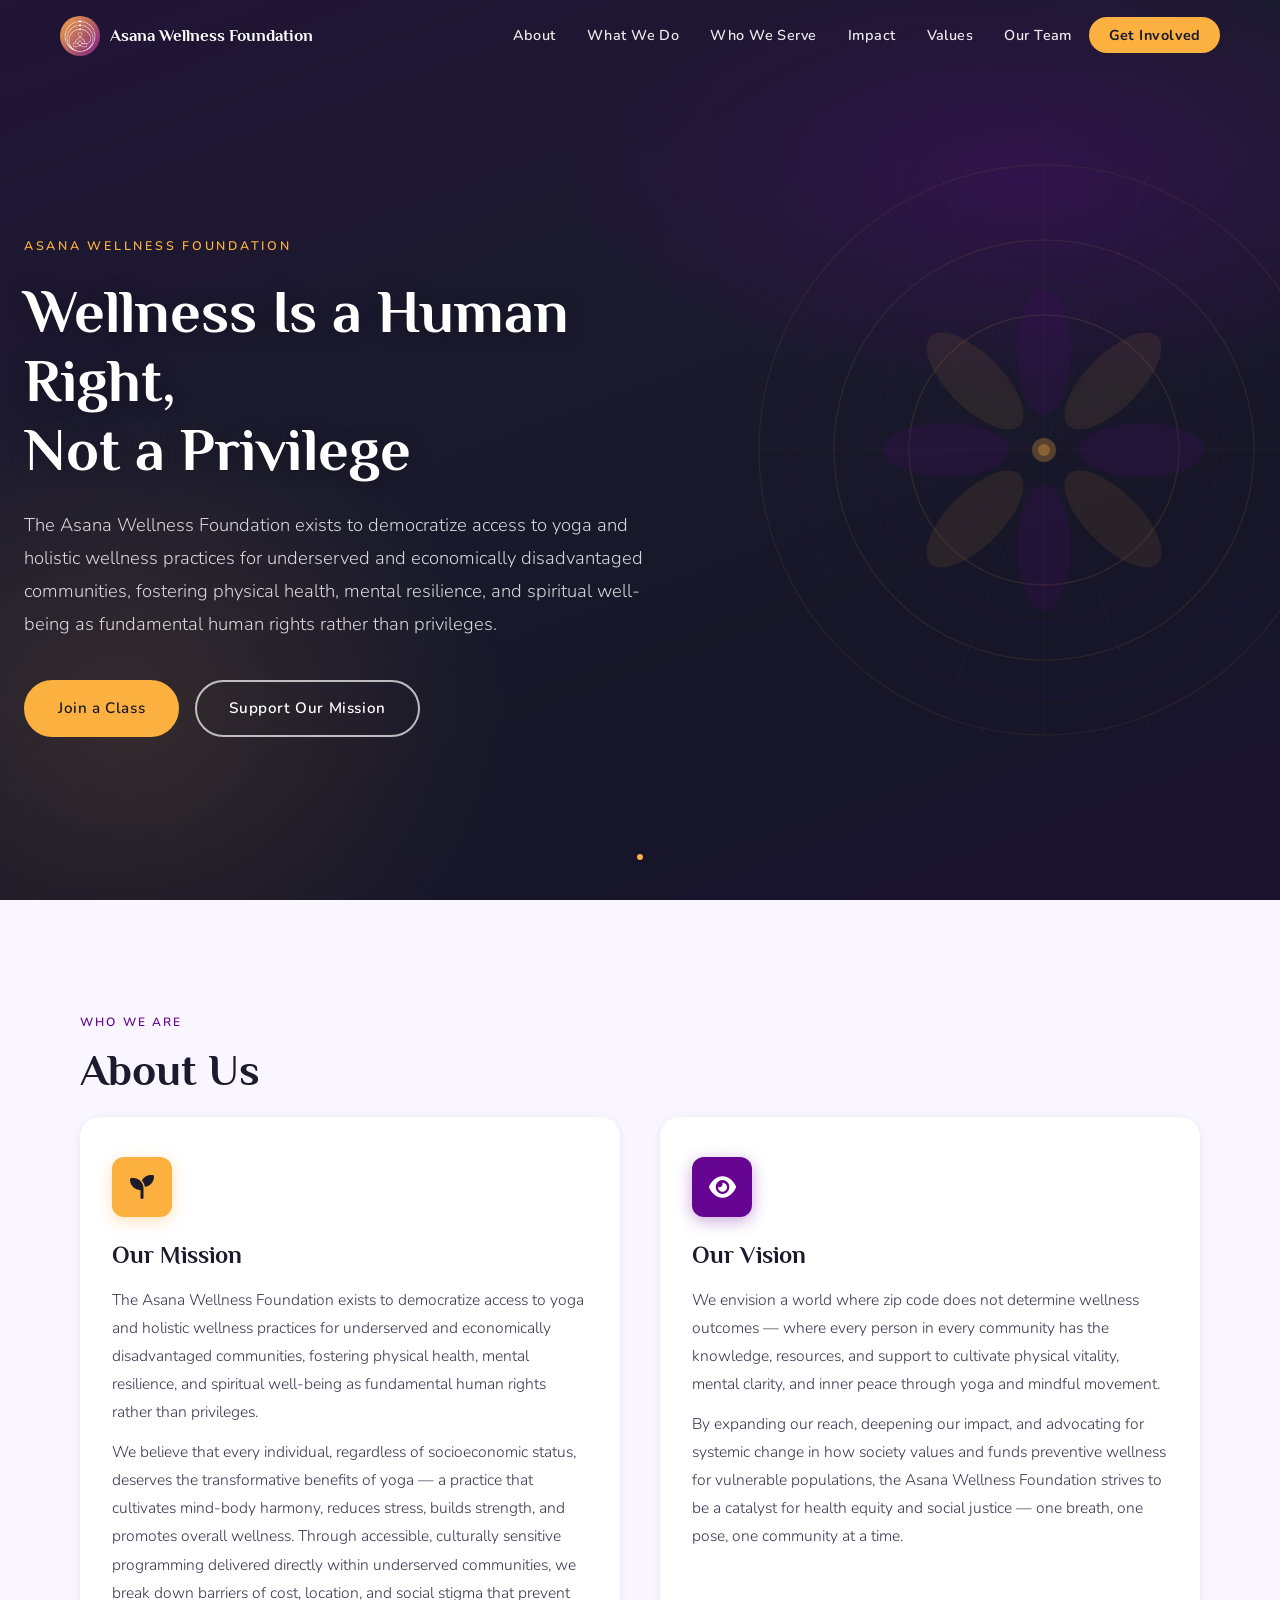
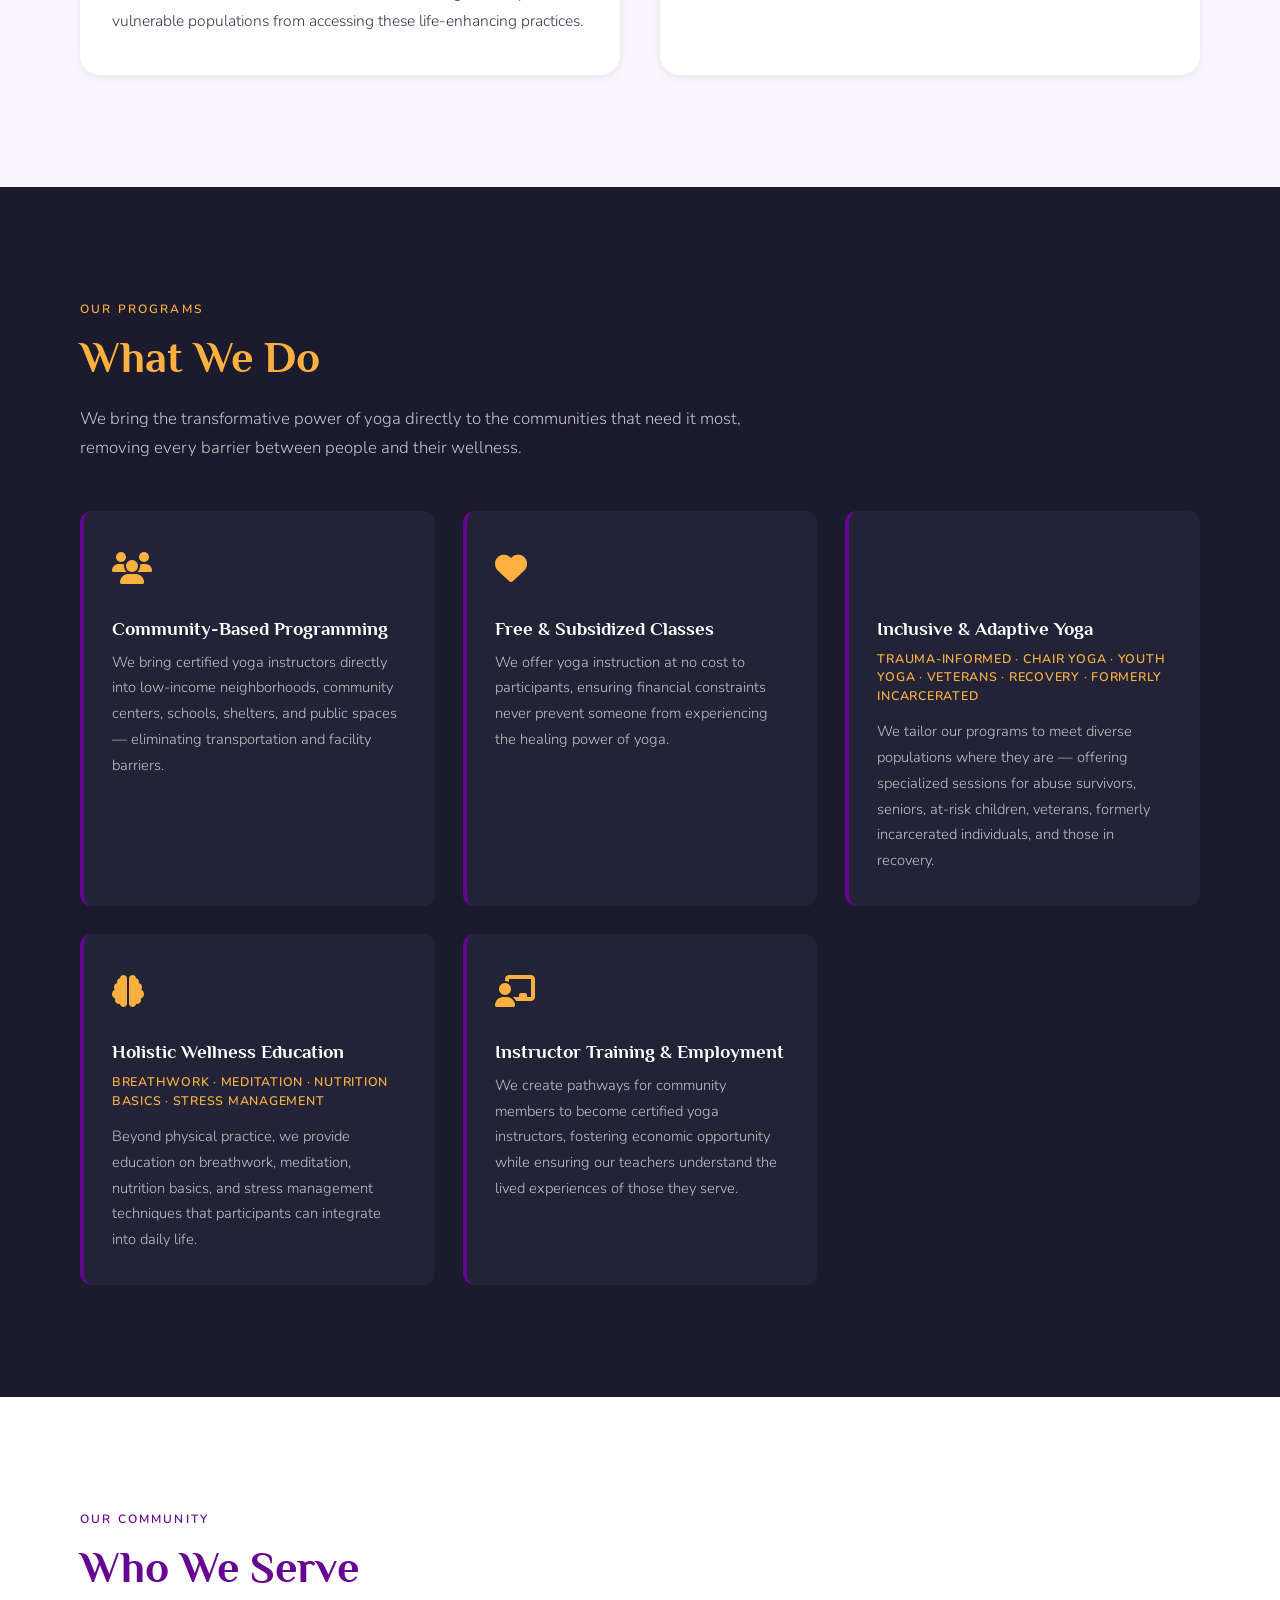
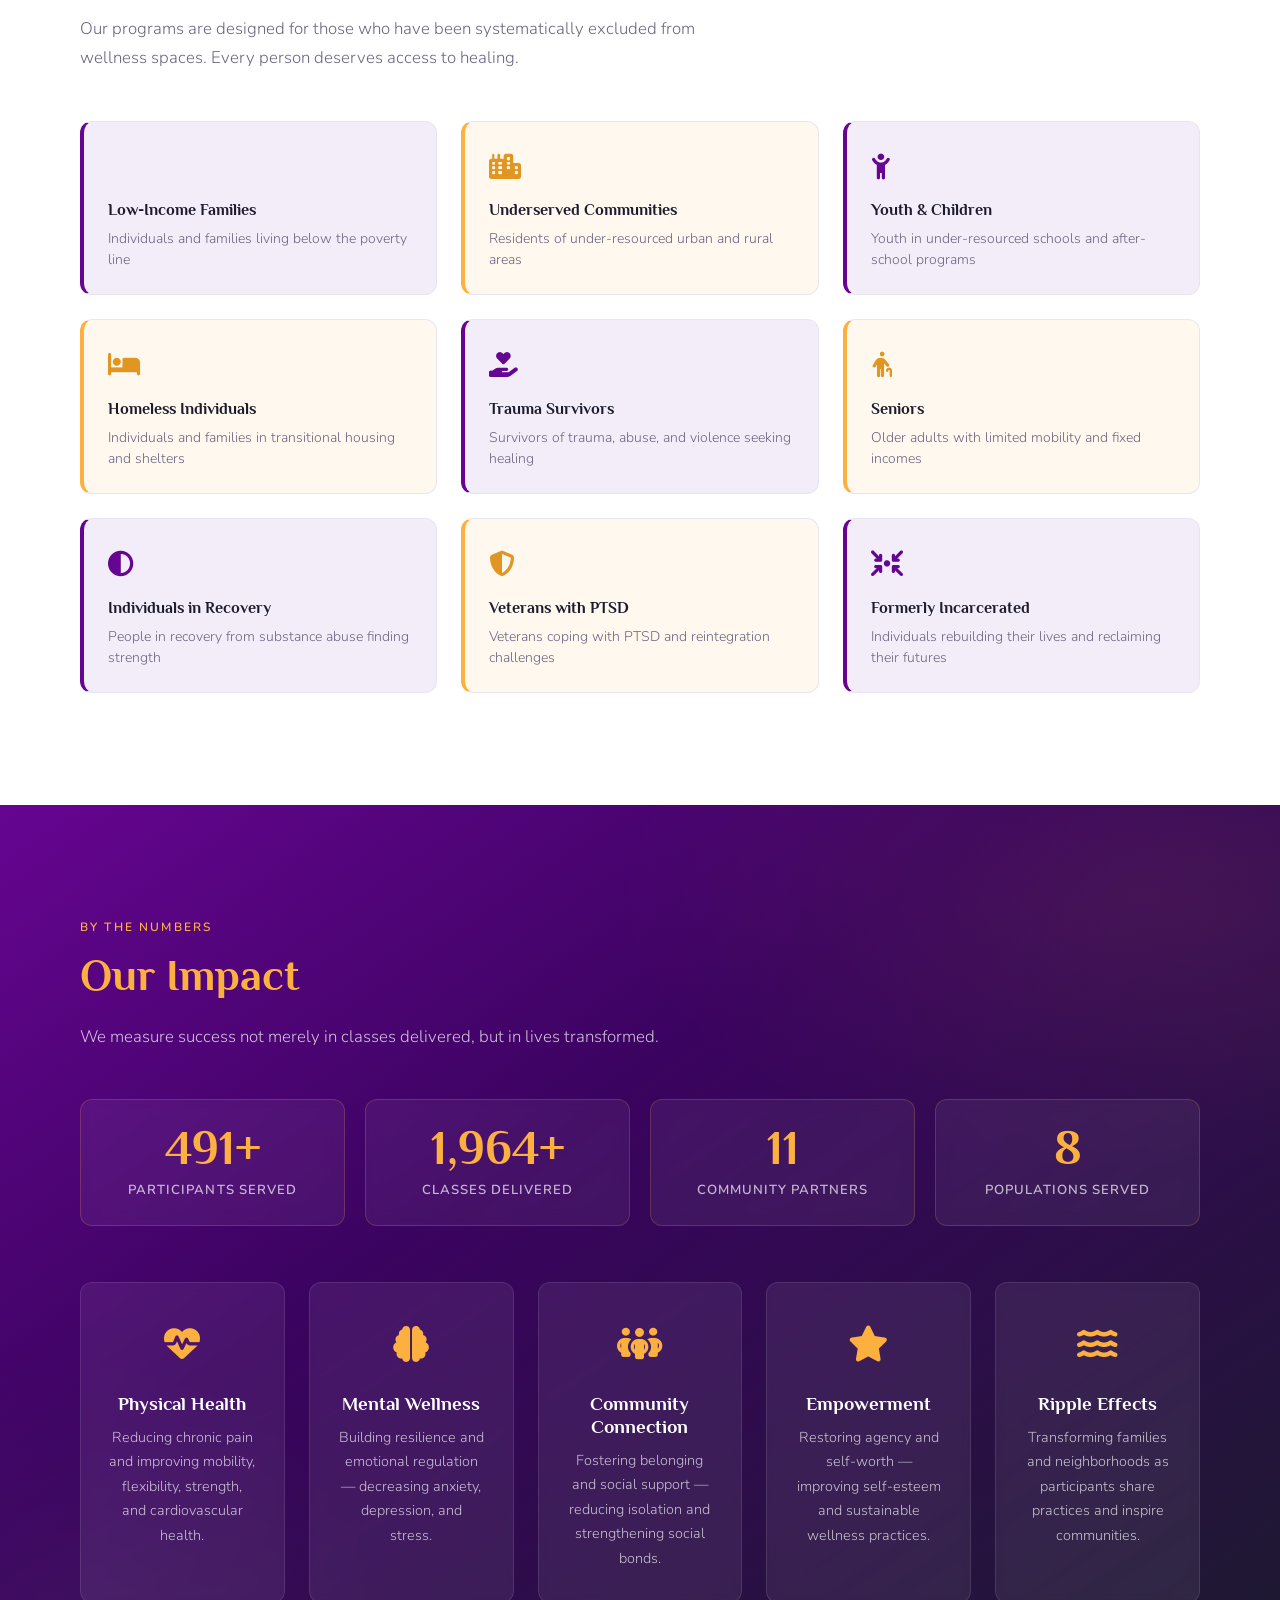
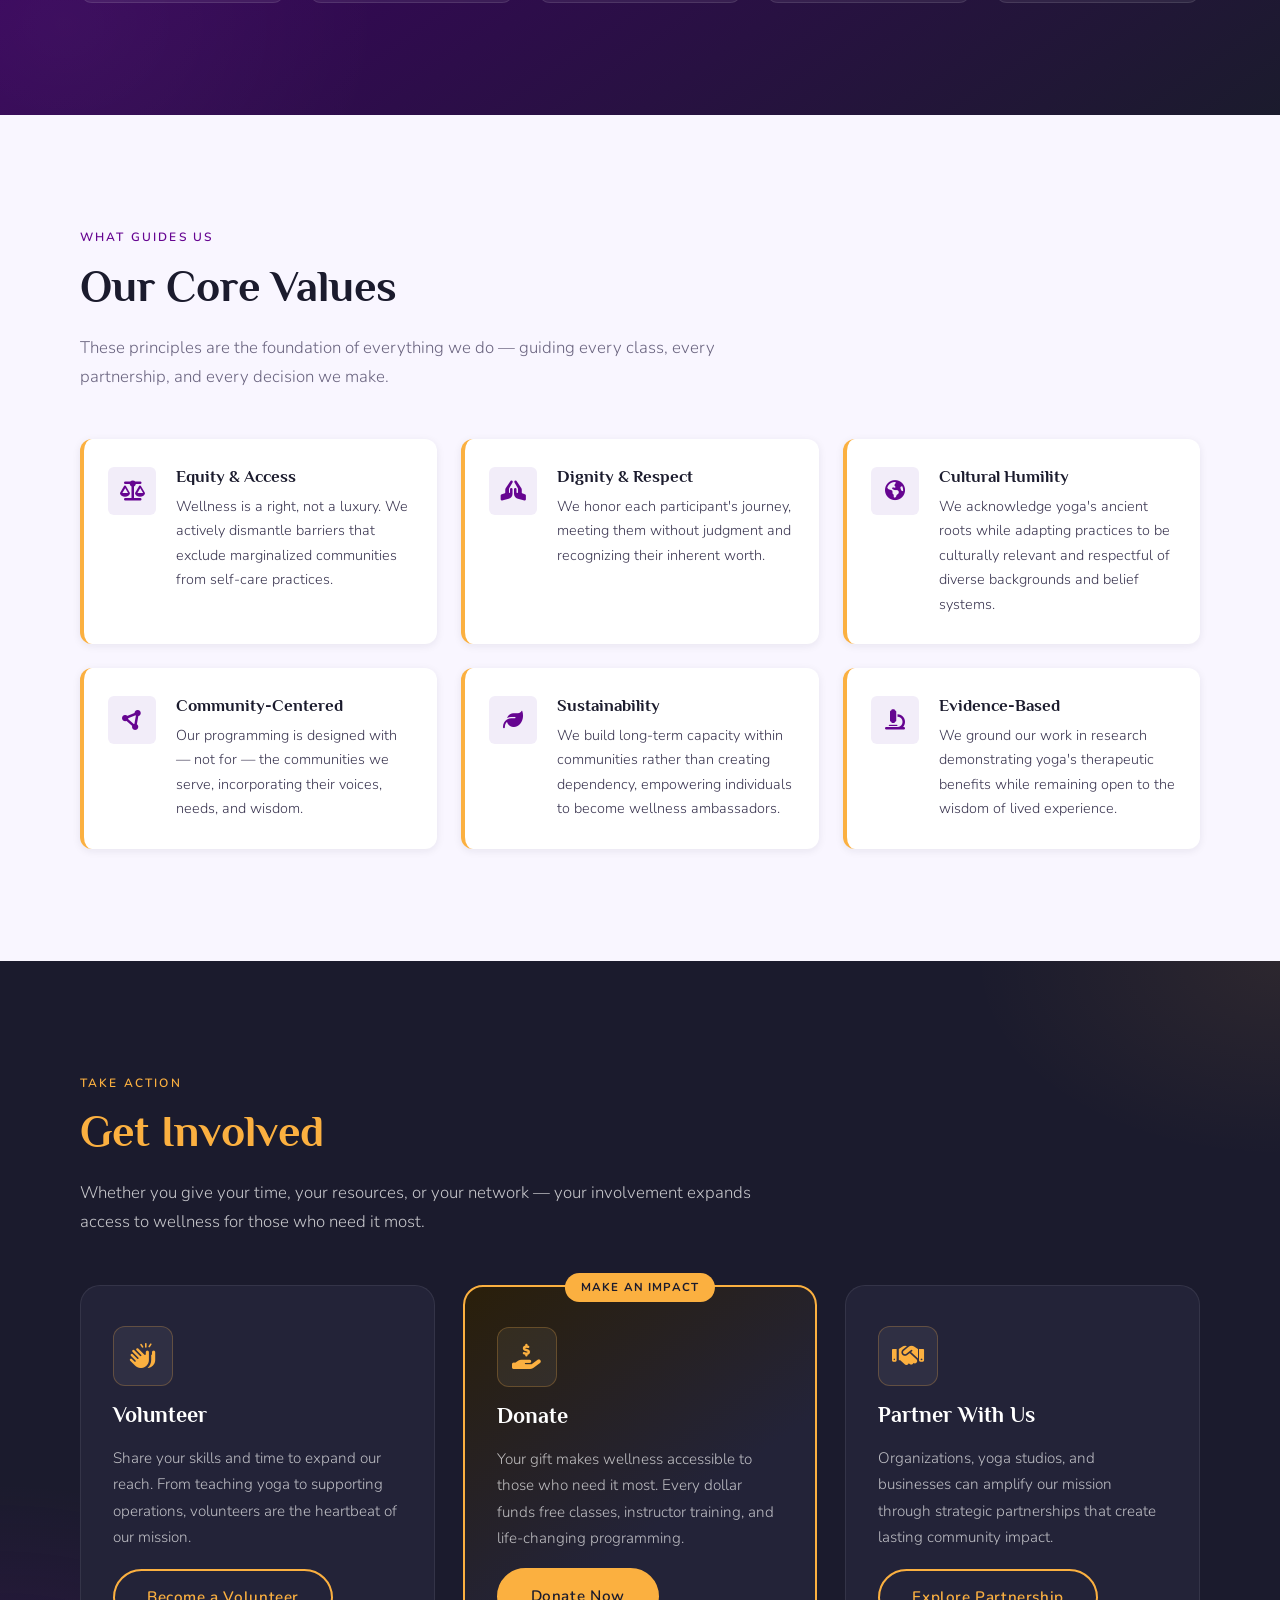
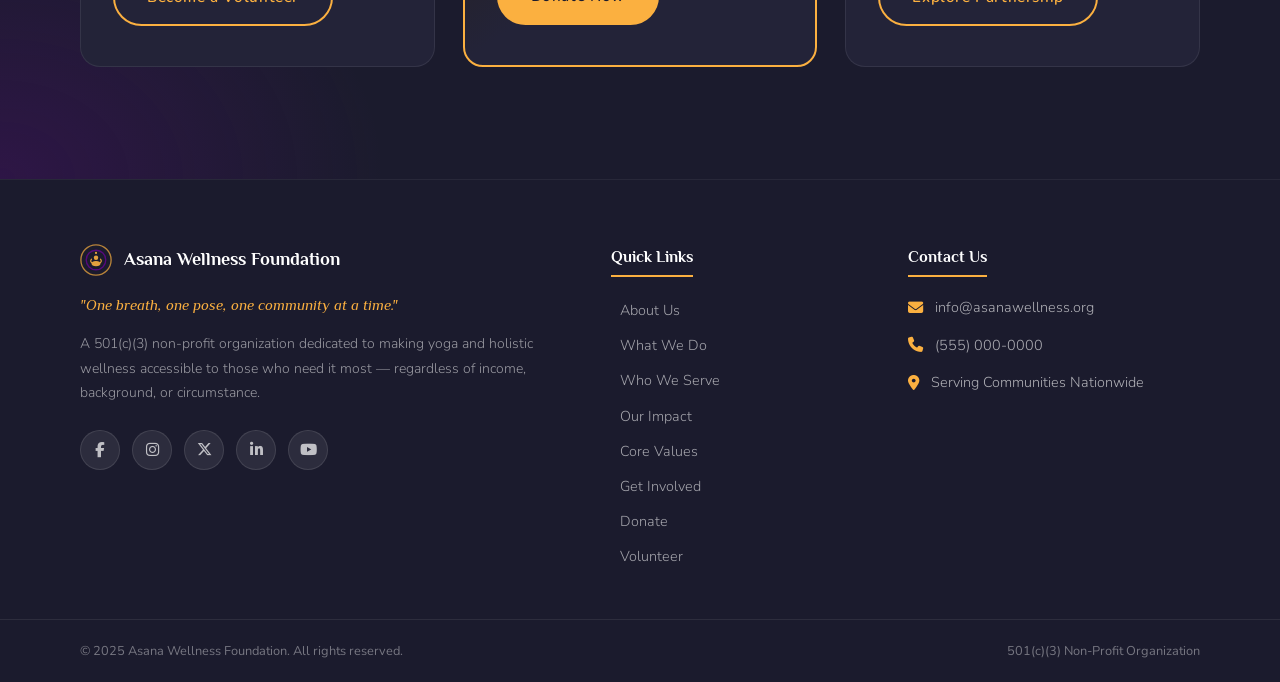
<file: index.html>
<!DOCTYPE html>
<html lang="en">
<head>
  <meta charset="UTF-8" />
  <meta name="viewport" content="width=device-width, initial-scale=1.0" />
  <meta name="description" content="The Asana Wellness Foundation exists to democratize access to yoga and holistic wellness practices for underserved and economically disadvantaged communities." />
  <title>Asana Wellness Foundation</title>

  <!-- Google Fonts: Philosopher + Nunito -->
  <link rel="preconnect" href="https://fonts.googleapis.com" />
  <link rel="preconnect" href="https://fonts.gstatic.com" crossorigin />
  <link
    href="https://fonts.googleapis.com/css2?family=Philosopher:wght@400;700&family=Nunito:wght@300;400;600&display=swap"
    rel="stylesheet"
  />

  <!-- Font Awesome 6 CDN -->
  <link
    rel="stylesheet"
    href="https://cdnjs.cloudflare.com/ajax/libs/font-awesome/6.5.1/css/all.min.css"
    integrity="sha512-DTOQO9RWCH3ppGqcWaEA1BIZOC6xxalwEsw9c2QQeAIftl+Vegovlnee1c9QX4TctnWMn13TZye+giMm8e2LQ=="
    crossorigin="anonymous"
    referrerpolicy="no-referrer"
  />

  <!-- Stylesheet -->
  <link rel="stylesheet" href="styles.css" />
</head>
<body>

  <!-- ============================================================
       NAVIGATION
  ============================================================ -->
  <header class="site-header" role="banner">
    <nav class="navbar" aria-label="Main navigation">
      <div class="nav-container">

        <!-- Logo -->
        <a href="#hero" class="nav-logo" aria-label="Asana Wellness Foundation — return to top">
          <span class="logo-icon" aria-hidden="true">
            <img src="Logo/Icon/Icon-04.png" alt="" width="40" height="40" class="logo-img">
          </span>
          <span class="logo-text">Asana Wellness Foundation</span>
        </a>

        <!-- Desktop Nav Links -->
        <ul class="nav-links" role="list">
          <li><a href="#about" class="nav-link">About</a></li>
          <li><a href="#programs" class="nav-link">What We Do</a></li>
          <li><a href="#serve" class="nav-link">Who We Serve</a></li>
          <li><a href="#impact" class="nav-link">Impact</a></li>
          <li><a href="#values" class="nav-link">Values</a></li>
          <li><a href="about.html" class="nav-link">Our Team</a></li>
          <li><a href="#involved" class="nav-link nav-link--cta">Get Involved</a></li>
        </ul>

        <!-- Hamburger Button (mobile) -->
        <button
          class="hamburger"
          id="hamburgerBtn"
          aria-label="Open navigation menu"
          aria-expanded="false"
          aria-controls="mobileMenu"
        >
          <span class="hamburger-line"></span>
          <span class="hamburger-line"></span>
          <span class="hamburger-line"></span>
        </button>

      </div><!-- /.nav-container -->

      <!-- Mobile Menu -->
      <div class="mobile-menu" id="mobileMenu" role="dialog" aria-label="Mobile navigation" aria-hidden="true">
        <ul class="mobile-nav-links" role="list">
          <li><a href="#about" class="mobile-nav-link">About</a></li>
          <li><a href="#programs" class="mobile-nav-link">What We Do</a></li>
          <li><a href="#serve" class="mobile-nav-link">Who We Serve</a></li>
          <li><a href="#impact" class="mobile-nav-link">Impact</a></li>
          <li><a href="#values" class="mobile-nav-link">Values</a></li>
          <li><a href="about.html" class="mobile-nav-link">Our Team</a></li>
          <li><a href="#involved" class="mobile-nav-link mobile-nav-link--cta">Get Involved</a></li>
        </ul>
      </div><!-- /.mobile-menu -->

    </nav>
  </header>

  <!-- ============================================================
       MAIN CONTENT
  ============================================================ -->
  <main id="main-content">

    <!-- ===== 1. HERO ===== -->
    <section id="hero" class="hero-section" aria-label="Hero — Wellness Is a Human Right">

      <!-- Decorative floating mandala SVG -->
      <div class="hero-mandala" aria-hidden="true">
        <svg viewBox="0 0 400 400" xmlns="http://www.w3.org/2000/svg" class="mandala-svg">
          <!-- Outer rings -->
          <circle cx="200" cy="200" r="190" stroke="#FBB040" stroke-width="0.8" fill="none" opacity="0.15"/>
          <circle cx="200" cy="200" r="165" stroke="#660591" stroke-width="0.8" fill="none" opacity="0.2"/>
          <circle cx="200" cy="200" r="140" stroke="#FBB040" stroke-width="0.8" fill="none" opacity="0.18"/>
          <circle cx="200" cy="200" r="115" stroke="#660591" stroke-width="1" fill="none" opacity="0.22"/>
          <circle cx="200" cy="200" r="90" stroke="#FBB040" stroke-width="1" fill="none" opacity="0.2"/>
          <!-- Petal-like lines -->
          <line x1="200" y1="10" x2="200" y2="390" stroke="#FBB040" stroke-width="0.5" opacity="0.12"/>
          <line x1="10" y1="200" x2="390" y2="200" stroke="#FBB040" stroke-width="0.5" opacity="0.12"/>
          <line x1="55" y1="55" x2="345" y2="345" stroke="#660591" stroke-width="0.5" opacity="0.14"/>
          <line x1="345" y1="55" x2="55" y2="345" stroke="#660591" stroke-width="0.5" opacity="0.14"/>
          <line x1="128" y1="10" x2="272" y2="390" stroke="#FBB040" stroke-width="0.4" opacity="0.1"/>
          <line x1="272" y1="10" x2="128" y2="390" stroke="#FBB040" stroke-width="0.4" opacity="0.1"/>
          <line x1="10" y1="128" x2="390" y2="272" stroke="#660591" stroke-width="0.4" opacity="0.1"/>
          <line x1="10" y1="272" x2="390" y2="128" stroke="#660591" stroke-width="0.4" opacity="0.1"/>
          <!-- Lotus petals (8 petals) -->
          <ellipse cx="200" cy="135" rx="18" ry="42" fill="#660591" opacity="0.25" transform="rotate(0 200 200)"/>
          <ellipse cx="200" cy="135" rx="18" ry="42" fill="#FBB040" opacity="0.15" transform="rotate(45 200 200)"/>
          <ellipse cx="200" cy="135" rx="18" ry="42" fill="#660591" opacity="0.25" transform="rotate(90 200 200)"/>
          <ellipse cx="200" cy="135" rx="18" ry="42" fill="#FBB040" opacity="0.15" transform="rotate(135 200 200)"/>
          <ellipse cx="200" cy="135" rx="18" ry="42" fill="#660591" opacity="0.25" transform="rotate(180 200 200)"/>
          <ellipse cx="200" cy="135" rx="18" ry="42" fill="#FBB040" opacity="0.15" transform="rotate(225 200 200)"/>
          <ellipse cx="200" cy="135" rx="18" ry="42" fill="#660591" opacity="0.25" transform="rotate(270 200 200)"/>
          <ellipse cx="200" cy="135" rx="18" ry="42" fill="#FBB040" opacity="0.15" transform="rotate(315 200 200)"/>
          <!-- Center dot -->
          <circle cx="200" cy="200" r="8" fill="#FBB040" opacity="0.5"/>
          <circle cx="200" cy="200" r="4" fill="#FBB040" opacity="0.8"/>
        </svg>
      </div><!-- /.hero-mandala -->

      <div class="hero-content">
        <p class="hero-eyebrow fade-in">Asana Wellness Foundation</p>
        <h1 class="hero-heading fade-in">Wellness Is a Human Right,<br class="heading-break" /> Not a Privilege</h1>
        <p class="hero-subheading fade-in">
          The Asana Wellness Foundation exists to democratize access to yoga and holistic wellness
          practices for underserved and economically disadvantaged communities, fostering physical
          health, mental resilience, and spiritual well-being as fundamental human rights rather than privileges.
        </p>
        <div class="hero-ctas fade-in">
          <a href="#involved" class="btn btn--gold" aria-label="Join a class with Asana Wellness Foundation">Join a Class</a>
          <a href="#involved" class="btn btn--outline-white" aria-label="Support the Asana Wellness Foundation mission">Support Our Mission</a>
        </div>
      </div><!-- /.hero-content -->

      <!-- Scroll indicator -->
      <div class="hero-scroll-indicator" aria-hidden="true">
        <span class="scroll-dot"></span>
      </div>

    </section><!-- /#hero -->


    <!-- ===== 2. ABOUT US ===== -->
    <section id="about" class="about-section section-padding" aria-labelledby="about-heading">
      <div class="container">

        <div class="section-label" aria-hidden="true">Who We Are</div>
        <h2 class="section-title section-title--dark fade-in" id="about-heading">About Us</h2>

        <div class="about-grid">

          <!-- Mission Column -->
          <article class="about-card fade-in" aria-label="Our Mission">
            <div class="about-icon" aria-hidden="true">
              <i class="fa-solid fa-seedling"></i>
            </div>
            <h3 class="about-card-heading">Our Mission</h3>
            <p class="about-card-text">
              The Asana Wellness Foundation exists to democratize access to yoga and holistic wellness
              practices for underserved and economically disadvantaged communities, fostering physical
              health, mental resilience, and spiritual well-being as fundamental human rights rather than privileges.
            </p>
            <p class="about-card-text">
              We believe that every individual, regardless of socioeconomic status, deserves the transformative
              benefits of yoga — a practice that cultivates mind-body harmony, reduces stress, builds strength,
              and promotes overall wellness. Through accessible, culturally sensitive programming delivered
              directly within underserved communities, we break down barriers of cost, location, and social
              stigma that prevent vulnerable populations from accessing these life-enhancing practices.
            </p>
          </article>

          <!-- Vision Column -->
          <article class="about-card fade-in" aria-label="Our Vision">
            <div class="about-icon about-icon--purple" aria-hidden="true">
              <i class="fa-solid fa-eye"></i>
            </div>
            <h3 class="about-card-heading">Our Vision</h3>
            <p class="about-card-text">
              We envision a world where zip code does not determine wellness outcomes — where every person
              in every community has the knowledge, resources, and support to cultivate physical vitality, mental
              clarity, and inner peace through yoga and mindful movement.
            </p>
            <p class="about-card-text">
              By expanding our reach, deepening our impact, and advocating for systemic change in how society
              values and funds preventive wellness for vulnerable populations, the Asana Wellness Foundation
              strives to be a catalyst for health equity and social justice — one breath, one pose, one community
              at a time.
            </p>
          </article>

        </div><!-- /.about-grid -->
      </div><!-- /.container -->
    </section><!-- /#about -->


    <!-- ===== 3. WHAT WE DO ===== -->
    <section id="programs" class="programs-section section-padding" aria-labelledby="programs-heading">
      <div class="container">

        <div class="section-label section-label--gold" aria-hidden="true">Our Programs</div>
        <h2 class="section-title section-title--gold fade-in" id="programs-heading">What We Do</h2>
        <p class="section-intro section-intro--light fade-in">
          We bring the transformative power of yoga directly to the communities that need it most,
          removing every barrier between people and their wellness.
        </p>

        <div class="programs-grid">

          <!-- Card 1: Community-Based Programming -->
          <article class="program-card fade-in" aria-label="Community-Based Programming">
            <div class="program-card-icon" aria-hidden="true">
              <i class="fa-solid fa-users"></i>
            </div>
            <h3 class="program-card-heading">Community-Based Programming</h3>
            <p class="program-card-text">
              We bring certified yoga instructors directly into low-income neighborhoods, community centers,
              schools, shelters, and public spaces — eliminating transportation and facility barriers.
            </p>
          </article>

          <!-- Card 2: Free & Subsidized Classes -->
          <article class="program-card fade-in" aria-label="Free and Subsidized Classes">
            <div class="program-card-icon" aria-hidden="true">
              <i class="fa-solid fa-heart"></i>
            </div>
            <h3 class="program-card-heading">Free &amp; Subsidized Classes</h3>
            <p class="program-card-text">
              We offer yoga instruction at no cost to participants, ensuring financial constraints never
              prevent someone from experiencing the healing power of yoga.
            </p>
          </article>

          <!-- Card 3: Inclusive & Adaptive Yoga -->
          <article class="program-card fade-in" aria-label="Inclusive and Adaptive Yoga">
            <div class="program-card-icon" aria-hidden="true">
              <i class="fa-solid fa-hands-holding-heart"></i>
            </div>
            <h3 class="program-card-heading">Inclusive &amp; Adaptive Yoga</h3>
            <p class="program-card-subtitle">Trauma-informed · Chair yoga · Youth yoga · Veterans · Recovery · Formerly incarcerated</p>
            <p class="program-card-text">
              We tailor our programs to meet diverse populations where they are — offering specialized sessions
              for abuse survivors, seniors, at-risk children, veterans, formerly incarcerated individuals,
              and those in recovery.
            </p>
          </article>

          <!-- Card 4: Holistic Wellness Education -->
          <article class="program-card fade-in" aria-label="Holistic Wellness Education">
            <div class="program-card-icon" aria-hidden="true">
              <i class="fa-solid fa-brain"></i>
            </div>
            <h3 class="program-card-heading">Holistic Wellness Education</h3>
            <p class="program-card-subtitle">Breathwork · Meditation · Nutrition basics · Stress management</p>
            <p class="program-card-text">
              Beyond physical practice, we provide education on breathwork, meditation, nutrition basics,
              and stress management techniques that participants can integrate into daily life.
            </p>
          </article>

          <!-- Card 5: Instructor Training & Employment -->
          <article class="program-card fade-in" aria-label="Instructor Training and Employment">
            <div class="program-card-icon" aria-hidden="true">
              <i class="fa-solid fa-chalkboard-teacher"></i>
            </div>
            <h3 class="program-card-heading">Instructor Training &amp; Employment</h3>
            <p class="program-card-text">
              We create pathways for community members to become certified yoga instructors, fostering
              economic opportunity while ensuring our teachers understand the lived experiences of those
              they serve.
            </p>
          </article>

        </div><!-- /.programs-grid -->
      </div><!-- /.container -->
    </section><!-- /#programs -->


    <!-- ===== 4. WHO WE SERVE ===== -->
    <section id="serve" class="serve-section section-padding" aria-labelledby="serve-heading">
      <div class="container">

        <div class="section-label" aria-hidden="true">Our Community</div>
        <h2 class="section-title section-title--purple fade-in" id="serve-heading">Who We Serve</h2>
        <p class="section-intro fade-in">
          Our programs are designed for those who have been systematically excluded from wellness spaces.
          Every person deserves access to healing.
        </p>

        <div class="serve-grid">

          <article class="serve-tile serve-tile--1 fade-in" aria-label="Low-Income Families">
            <div class="serve-tile-icon" aria-hidden="true"><i class="fa-solid fa-house-heart"></i></div>
            <h3 class="serve-tile-name">Low-Income Families</h3>
            <p class="serve-tile-desc">Individuals and families living below the poverty line</p>
          </article>

          <article class="serve-tile serve-tile--2 fade-in" aria-label="Underserved Communities">
            <div class="serve-tile-icon" aria-hidden="true"><i class="fa-solid fa-city"></i></div>
            <h3 class="serve-tile-name">Underserved Communities</h3>
            <p class="serve-tile-desc">Residents of under-resourced urban and rural areas</p>
          </article>

          <article class="serve-tile serve-tile--3 fade-in" aria-label="Youth and Children">
            <div class="serve-tile-icon" aria-hidden="true"><i class="fa-solid fa-child-reaching"></i></div>
            <h3 class="serve-tile-name">Youth &amp; Children</h3>
            <p class="serve-tile-desc">Youth in under-resourced schools and after-school programs</p>
          </article>

          <article class="serve-tile serve-tile--4 fade-in" aria-label="Homeless Individuals">
            <div class="serve-tile-icon" aria-hidden="true"><i class="fa-solid fa-bed"></i></div>
            <h3 class="serve-tile-name">Homeless Individuals</h3>
            <p class="serve-tile-desc">Individuals and families in transitional housing and shelters</p>
          </article>

          <article class="serve-tile serve-tile--5 fade-in" aria-label="Trauma Survivors">
            <div class="serve-tile-icon" aria-hidden="true"><i class="fa-solid fa-hand-holding-heart"></i></div>
            <h3 class="serve-tile-name">Trauma Survivors</h3>
            <p class="serve-tile-desc">Survivors of trauma, abuse, and violence seeking healing</p>
          </article>

          <article class="serve-tile serve-tile--6 fade-in" aria-label="Seniors">
            <div class="serve-tile-icon" aria-hidden="true"><i class="fa-solid fa-person-cane"></i></div>
            <h3 class="serve-tile-name">Seniors</h3>
            <p class="serve-tile-desc">Older adults with limited mobility and fixed incomes</p>
          </article>

          <article class="serve-tile serve-tile--7 fade-in" aria-label="Individuals in Recovery">
            <div class="serve-tile-icon" aria-hidden="true"><i class="fa-solid fa-circle-half-stroke"></i></div>
            <h3 class="serve-tile-name">Individuals in Recovery</h3>
            <p class="serve-tile-desc">People in recovery from substance abuse finding strength</p>
          </article>

          <article class="serve-tile serve-tile--8 fade-in" aria-label="Veterans with PTSD">
            <div class="serve-tile-icon" aria-hidden="true"><i class="fa-solid fa-shield-halved"></i></div>
            <h3 class="serve-tile-name">Veterans with PTSD</h3>
            <p class="serve-tile-desc">Veterans coping with PTSD and reintegration challenges</p>
          </article>

          <article class="serve-tile serve-tile--9 fade-in" aria-label="Formerly Incarcerated">
            <div class="serve-tile-icon" aria-hidden="true"><i class="fa-solid fa-arrows-to-circle"></i></div>
            <h3 class="serve-tile-name">Formerly Incarcerated</h3>
            <p class="serve-tile-desc">Individuals rebuilding their lives and reclaiming their futures</p>
          </article>

        </div><!-- /.serve-grid -->
      </div><!-- /.container -->
    </section><!-- /#serve -->


    <!-- ===== 5. IMPACT ===== -->
    <section id="impact" class="impact-section section-padding" aria-labelledby="impact-heading">
      <div class="container">

        <div class="section-label section-label--gold" aria-hidden="true">By the Numbers</div>
        <h2 class="section-title section-title--gold fade-in" id="impact-heading">Our Impact</h2>
        <p class="section-intro section-intro--light fade-in">
          We measure success not merely in classes delivered, but in lives transformed.
        </p>

        <!-- Stats Row -->
        <div class="impact-stats fade-in">
          <div class="impact-stat">
            <span class="impact-stat-number" data-target="500" data-suffix="+">0</span>
            <span class="impact-stat-label">Participants Served</span>
          </div>
          <div class="impact-stat">
            <span class="impact-stat-number" data-target="2000" data-suffix="+">0</span>
            <span class="impact-stat-label">Classes Delivered</span>
          </div>
          <div class="impact-stat">
            <span class="impact-stat-number" data-target="12" data-suffix="">0</span>
            <span class="impact-stat-label">Community Partners</span>
          </div>
          <div class="impact-stat">
            <span class="impact-stat-number" data-target="9" data-suffix="">0</span>
            <span class="impact-stat-label">Populations Served</span>
          </div>
        </div><!-- /.impact-stats -->

        <!-- Impact Cards -->
        <div class="impact-grid">

          <article class="impact-card fade-in" aria-label="Physical Health impact">
            <div class="impact-card-icon" aria-hidden="true">
              <i class="fa-solid fa-heart-pulse"></i>
            </div>
            <h3 class="impact-card-heading">Physical Health</h3>
            <p class="impact-card-text">Reducing chronic pain and improving mobility, flexibility, strength, and cardiovascular health.</p>
          </article>

          <article class="impact-card fade-in" aria-label="Mental Wellness impact">
            <div class="impact-card-icon" aria-hidden="true">
              <i class="fa-solid fa-brain"></i>
            </div>
            <h3 class="impact-card-heading">Mental Wellness</h3>
            <p class="impact-card-text">Building resilience and emotional regulation — decreasing anxiety, depression, and stress.</p>
          </article>

          <article class="impact-card fade-in" aria-label="Community Connection impact">
            <div class="impact-card-icon" aria-hidden="true">
              <i class="fa-solid fa-people-group"></i>
            </div>
            <h3 class="impact-card-heading">Community Connection</h3>
            <p class="impact-card-text">Fostering belonging and social support — reducing isolation and strengthening social bonds.</p>
          </article>

          <article class="impact-card fade-in" aria-label="Empowerment impact">
            <div class="impact-card-icon" aria-hidden="true">
              <i class="fa-solid fa-star"></i>
            </div>
            <h3 class="impact-card-heading">Empowerment</h3>
            <p class="impact-card-text">Restoring agency and self-worth — improving self-esteem and sustainable wellness practices.</p>
          </article>

          <article class="impact-card fade-in" aria-label="Ripple Effects impact">
            <div class="impact-card-icon" aria-hidden="true">
              <i class="fa-solid fa-water"></i>
            </div>
            <h3 class="impact-card-heading">Ripple Effects</h3>
            <p class="impact-card-text">Transforming families and neighborhoods as participants share practices and inspire communities.</p>
          </article>

        </div><!-- /.impact-grid -->
      </div><!-- /.container -->
    </section><!-- /#impact -->


    <!-- ===== 6. CORE VALUES ===== -->
    <section id="values" class="values-section section-padding" aria-labelledby="values-heading">
      <div class="container">

        <div class="section-label" aria-hidden="true">What Guides Us</div>
        <h2 class="section-title section-title--dark fade-in" id="values-heading">Our Core Values</h2>
        <p class="section-intro fade-in">
          These principles are the foundation of everything we do — guiding every class, every partnership,
          and every decision we make.
        </p>

        <div class="values-grid">

          <article class="value-card fade-in" aria-label="Equity and Access value">
            <div class="value-card-icon" aria-hidden="true"><i class="fa-solid fa-scale-balanced"></i></div>
            <div class="value-card-content">
              <h3 class="value-card-name">Equity &amp; Access</h3>
              <p class="value-card-text">Wellness is a right, not a luxury. We actively dismantle barriers that exclude marginalized communities from self-care practices.</p>
            </div>
          </article>

          <article class="value-card fade-in" aria-label="Dignity and Respect value">
            <div class="value-card-icon" aria-hidden="true"><i class="fa-solid fa-hands-praying"></i></div>
            <div class="value-card-content">
              <h3 class="value-card-name">Dignity &amp; Respect</h3>
              <p class="value-card-text">We honor each participant's journey, meeting them without judgment and recognizing their inherent worth.</p>
            </div>
          </article>

          <article class="value-card fade-in" aria-label="Cultural Humility value">
            <div class="value-card-icon" aria-hidden="true"><i class="fa-solid fa-earth-americas"></i></div>
            <div class="value-card-content">
              <h3 class="value-card-name">Cultural Humility</h3>
              <p class="value-card-text">We acknowledge yoga's ancient roots while adapting practices to be culturally relevant and respectful of diverse backgrounds and belief systems.</p>
            </div>
          </article>

          <article class="value-card fade-in" aria-label="Community-Centered value">
            <div class="value-card-icon" aria-hidden="true"><i class="fa-solid fa-circle-nodes"></i></div>
            <div class="value-card-content">
              <h3 class="value-card-name">Community-Centered</h3>
              <p class="value-card-text">Our programming is designed with — not for — the communities we serve, incorporating their voices, needs, and wisdom.</p>
            </div>
          </article>

          <article class="value-card fade-in" aria-label="Sustainability value">
            <div class="value-card-icon" aria-hidden="true"><i class="fa-solid fa-leaf"></i></div>
            <div class="value-card-content">
              <h3 class="value-card-name">Sustainability</h3>
              <p class="value-card-text">We build long-term capacity within communities rather than creating dependency, empowering individuals to become wellness ambassadors.</p>
            </div>
          </article>

          <article class="value-card fade-in" aria-label="Evidence-Based value">
            <div class="value-card-icon" aria-hidden="true"><i class="fa-solid fa-microscope"></i></div>
            <div class="value-card-content">
              <h3 class="value-card-name">Evidence-Based</h3>
              <p class="value-card-text">We ground our work in research demonstrating yoga's therapeutic benefits while remaining open to the wisdom of lived experience.</p>
            </div>
          </article>

        </div><!-- /.values-grid -->
      </div><!-- /.container -->
    </section><!-- /#values -->


    <!-- ===== 7. GET INVOLVED ===== -->
    <section id="involved" class="involved-section section-padding" aria-labelledby="involved-heading">
      <div class="container">

        <div class="section-label section-label--gold" aria-hidden="true">Take Action</div>
        <h2 class="section-title section-title--gold fade-in" id="involved-heading">Get Involved</h2>
        <p class="section-intro section-intro--light fade-in">
          Whether you give your time, your resources, or your network — your involvement expands access to
          wellness for those who need it most.
        </p>

        <div class="involved-grid">

          <!-- Volunteer Card -->
          <article class="involved-card fade-in" aria-label="Volunteer with Asana Wellness Foundation">
            <div class="involved-card-icon" aria-hidden="true">
              <i class="fa-solid fa-hands-clapping"></i>
            </div>
            <h3 class="involved-card-heading">Volunteer</h3>
            <p class="involved-card-text">
              Share your skills and time to expand our reach. From teaching yoga to supporting operations,
              volunteers are the heartbeat of our mission.
            </p>
            <a href="#" class="btn btn--outline-gold" aria-label="Become a volunteer with Asana Wellness Foundation">Become a Volunteer</a>
          </article>

          <!-- Donate Card (featured) -->
          <article class="involved-card involved-card--featured fade-in" aria-label="Donate to Asana Wellness Foundation">
            <div class="involved-card-badge" aria-hidden="true">Make an Impact</div>
            <div class="involved-card-icon" aria-hidden="true">
              <i class="fa-solid fa-hand-holding-dollar"></i>
            </div>
            <h3 class="involved-card-heading">Donate</h3>
            <p class="involved-card-text">
              Your gift makes wellness accessible to those who need it most. Every dollar funds free classes,
              instructor training, and life-changing programming.
            </p>
            <a href="#" class="btn btn--gold" aria-label="Donate to Asana Wellness Foundation">Donate Now</a>
          </article>

          <!-- Partner Card -->
          <article class="involved-card fade-in" aria-label="Partner with Asana Wellness Foundation">
            <div class="involved-card-icon" aria-hidden="true">
              <i class="fa-solid fa-handshake"></i>
            </div>
            <h3 class="involved-card-heading">Partner With Us</h3>
            <p class="involved-card-text">
              Organizations, yoga studios, and businesses can amplify our mission through strategic
              partnerships that create lasting community impact.
            </p>
            <a href="#" class="btn btn--outline-gold" aria-label="Explore partnership with Asana Wellness Foundation">Explore Partnership</a>
          </article>

        </div><!-- /.involved-grid -->
      </div><!-- /.container -->
    </section><!-- /#involved -->

  </main><!-- /#main-content -->


  <!-- ============================================================
       FOOTER
  ============================================================ -->
  <footer class="site-footer" role="contentinfo" aria-label="Site footer">
    <div class="footer-main">
      <div class="container">
        <div class="footer-grid">

          <!-- Column 1: About Blurb -->
          <div class="footer-col footer-col--brand">
            <div class="footer-logo">
              <svg width="32" height="32" viewBox="0 0 36 36" fill="none" xmlns="http://www.w3.org/2000/svg" aria-hidden="true">
                <circle cx="18" cy="18" r="17" stroke="#FBB040" stroke-width="1.5" fill="none" opacity="0.7"/>
                <circle cx="18" cy="18" r="11" stroke="#660591" stroke-width="1.5" fill="none" opacity="0.8"/>
                <ellipse cx="18" cy="22" rx="5" ry="3" fill="#FBB040" opacity="0.9"/>
                <circle cx="18" cy="15.5" r="2.5" fill="#FBB040" opacity="0.9"/>
                <path d="M13 21 Q11 19 13 17" stroke="#FBB040" stroke-width="1.2" fill="none" stroke-linecap="round" opacity="0.9"/>
                <path d="M23 21 Q25 19 23 17" stroke="#FBB040" stroke-width="1.2" fill="none" stroke-linecap="round" opacity="0.9"/>
                <circle cx="18" cy="10" r="1.2" fill="#FBB040" opacity="0.9"/>
              </svg>
              <span class="footer-logo-text">Asana Wellness Foundation</span>
            </div>
            <p class="footer-tagline">"One breath, one pose, one community at a time."</p>
            <p class="footer-blurb">
              A 501(c)(3) non-profit organization dedicated to making yoga and holistic wellness
              accessible to those who need it most — regardless of income, background, or circumstance.
            </p>
            <!-- Social Icons -->
            <div class="footer-social" aria-label="Social media links">
              <a href="#" class="social-link" aria-label="Follow us on Facebook" rel="noopener noreferrer">
                <i class="fa-brands fa-facebook-f" aria-hidden="true"></i>
              </a>
              <a href="#" class="social-link" aria-label="Follow us on Instagram" rel="noopener noreferrer">
                <i class="fa-brands fa-instagram" aria-hidden="true"></i>
              </a>
              <a href="#" class="social-link" aria-label="Follow us on X (Twitter)" rel="noopener noreferrer">
                <i class="fa-brands fa-x-twitter" aria-hidden="true"></i>
              </a>
              <a href="#" class="social-link" aria-label="Connect with us on LinkedIn" rel="noopener noreferrer">
                <i class="fa-brands fa-linkedin-in" aria-hidden="true"></i>
              </a>
              <a href="#" class="social-link" aria-label="Watch us on YouTube" rel="noopener noreferrer">
                <i class="fa-brands fa-youtube" aria-hidden="true"></i>
              </a>
            </div>
          </div><!-- /.footer-col--brand -->

          <!-- Column 2: Quick Links -->
          <nav class="footer-col footer-col--links" aria-label="Footer quick links">
            <h4 class="footer-col-heading">Quick Links</h4>
            <ul class="footer-links-list" role="list">
              <li><a href="#about" class="footer-link">About Us</a></li>
              <li><a href="#programs" class="footer-link">What We Do</a></li>
              <li><a href="#serve" class="footer-link">Who We Serve</a></li>
              <li><a href="#impact" class="footer-link">Our Impact</a></li>
              <li><a href="#values" class="footer-link">Core Values</a></li>
              <li><a href="#involved" class="footer-link">Get Involved</a></li>
              <li><a href="#involved" class="footer-link">Donate</a></li>
              <li><a href="#involved" class="footer-link">Volunteer</a></li>
            </ul>
          </nav><!-- /.footer-col--links -->

          <!-- Column 3: Contact -->
          <address class="footer-col footer-col--contact" aria-label="Contact information">
            <h4 class="footer-col-heading">Contact Us</h4>
            <ul class="footer-contact-list" role="list">
              <li class="footer-contact-item">
                <i class="fa-solid fa-envelope footer-contact-icon" aria-hidden="true"></i>
                <a href="mailto:info@asanawellness.org" class="footer-contact-link">info@asanawellness.org</a>
              </li>
              <li class="footer-contact-item">
                <i class="fa-solid fa-phone footer-contact-icon" aria-hidden="true"></i>
                <a href="tel:+15550000000" class="footer-contact-link">(555) 000-0000</a>
              </li>
              <li class="footer-contact-item">
                <i class="fa-solid fa-location-dot footer-contact-icon" aria-hidden="true"></i>
                <span>Serving Communities Nationwide</span>
              </li>
            </ul>
          </address><!-- /.footer-col--contact -->

        </div><!-- /.footer-grid -->
      </div><!-- /.container -->
    </div><!-- /.footer-main -->

    <!-- Footer Bottom Bar -->
    <div class="footer-bottom">
      <div class="container">
        <div class="footer-bottom-inner">
          <p class="footer-copyright">&copy; 2025 Asana Wellness Foundation. All rights reserved.</p>
          <p class="footer-nonprofit">501(c)(3) Non-Profit Organization</p>
        </div>
      </div>
    </div><!-- /.footer-bottom -->

  </footer><!-- /.site-footer -->

  <!-- JavaScript -->
  <script src="script.js"></script>
</body>
</html>
</file>
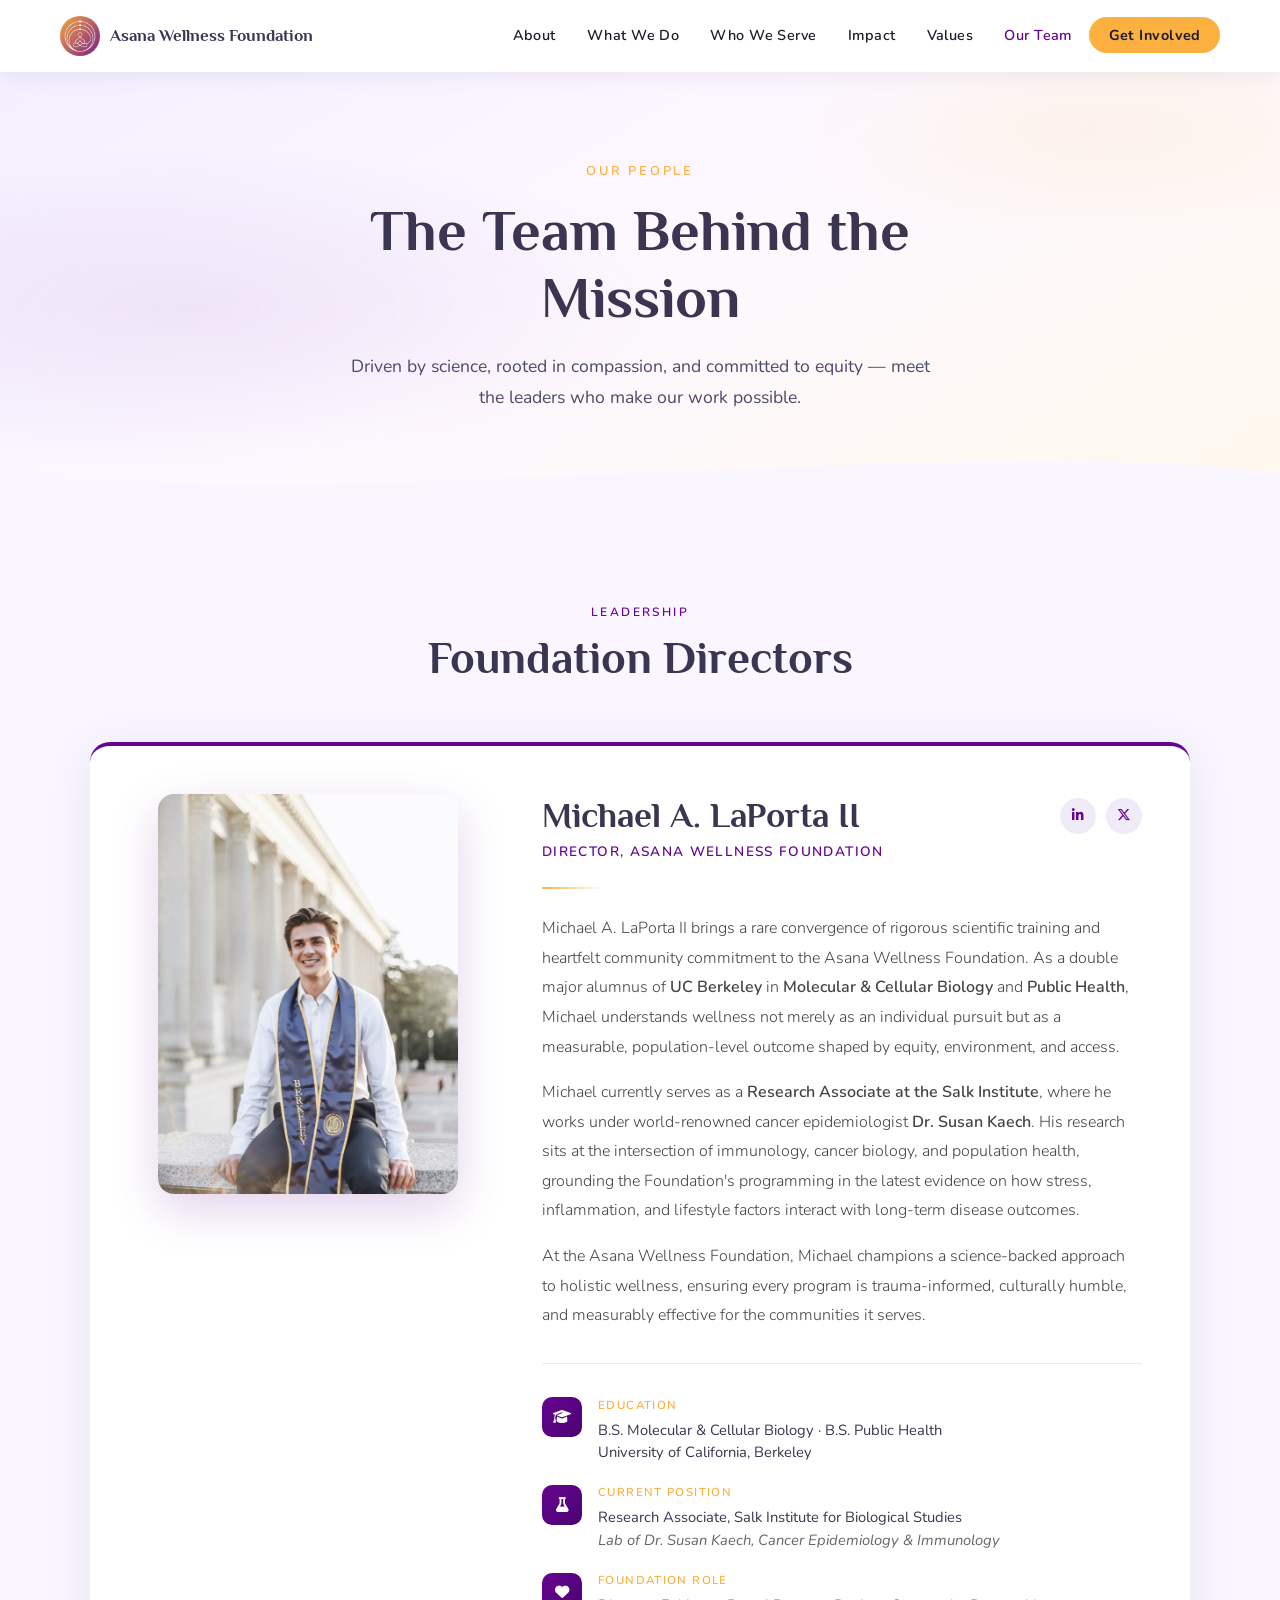
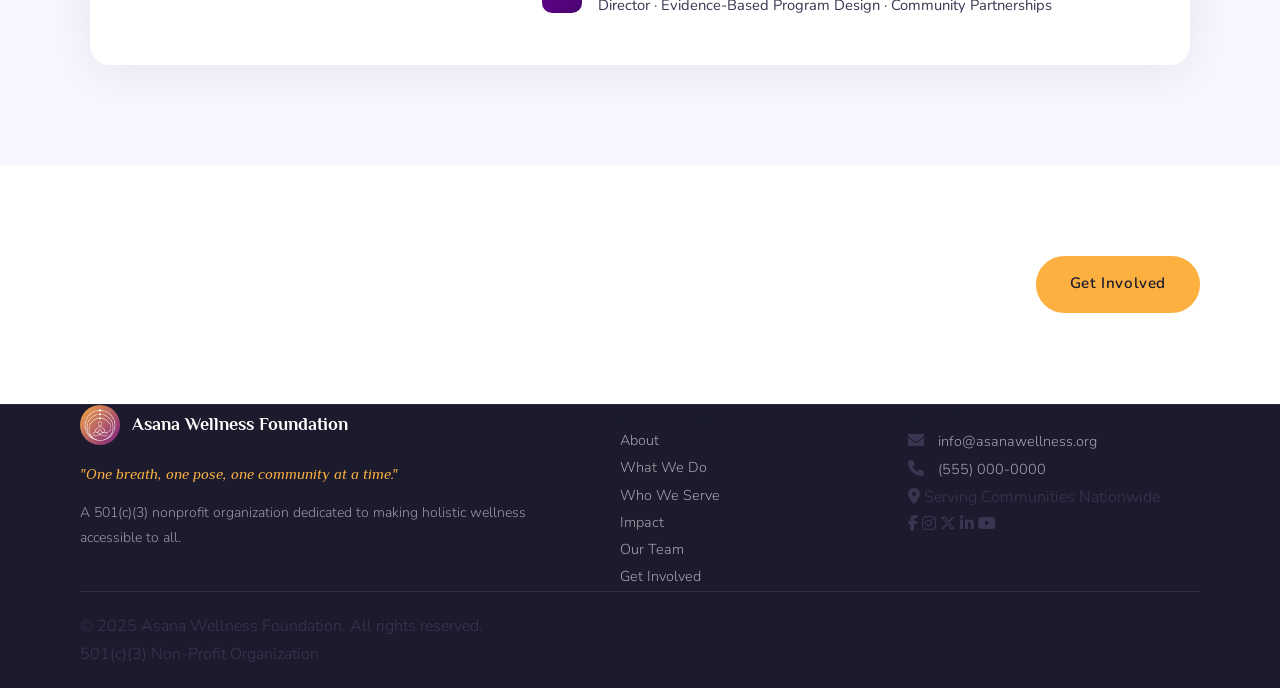
<file: about.html>
<!DOCTYPE html>
<html lang="en">
<head>
  <meta charset="UTF-8" />
  <meta name="viewport" content="width=device-width, initial-scale=1.0" />
  <meta name="description" content="Meet the team behind the Asana Wellness Foundation — dedicated leaders bringing holistic wellness to underserved communities." />
  <title>About Us | Asana Wellness Foundation</title>

  <!-- Google Fonts: Philosopher + Nunito -->
  <link rel="preconnect" href="https://fonts.googleapis.com" />
  <link rel="preconnect" href="https://fonts.gstatic.com" crossorigin />
  <link
    href="https://fonts.googleapis.com/css2?family=Philosopher:wght@400;700&family=Nunito:wght@300;400;600&display=swap"
    rel="stylesheet"
  />

  <!-- Font Awesome 6 CDN -->
  <link
    rel="stylesheet"
    href="https://cdnjs.cloudflare.com/ajax/libs/font-awesome/6.5.1/css/all.min.css"
    integrity="sha512-DTOQO9RWCH3ppGqcWaEA1BIZOC6xxalwEsw9c2QQeAIftl+Vegovlnee1c9QX4TctnWMn13TZye+giMm8e2LQ=="
    crossorigin="anonymous"
    referrerpolicy="no-referrer"
  />

  <!-- Stylesheets -->
  <link rel="stylesheet" href="styles.css" />
  <link rel="stylesheet" href="about.css" />
</head>
<body class="about-page">

  <!-- ============================================================
       NAVIGATION
  ============================================================ -->
  <header class="site-header" role="banner">
    <nav class="navbar" aria-label="Main navigation">
      <div class="nav-container">

        <!-- Logo -->
        <a href="index.html" class="nav-logo" aria-label="Asana Wellness Foundation — return to home">
          <span class="logo-icon" aria-hidden="true">
            <img src="Logo/Icon/Icon-04.png" alt="" width="40" height="40" class="logo-img">
          </span>
          <span class="logo-text">Asana Wellness Foundation</span>
        </a>

        <!-- Desktop Nav Links -->
        <ul class="nav-links" role="list">
          <li><a href="index.html#about" class="nav-link">About</a></li>
          <li><a href="index.html#programs" class="nav-link">What We Do</a></li>
          <li><a href="index.html#serve" class="nav-link">Who We Serve</a></li>
          <li><a href="index.html#impact" class="nav-link">Impact</a></li>
          <li><a href="index.html#values" class="nav-link">Values</a></li>
          <li><a href="about.html" class="nav-link nav-link--active">Our Team</a></li>
          <li><a href="index.html#involved" class="nav-link nav-link--cta">Get Involved</a></li>
        </ul>

        <!-- Hamburger Button (mobile) -->
        <button
          class="hamburger"
          id="hamburgerBtn"
          aria-label="Open navigation menu"
          aria-expanded="false"
          aria-controls="mobileMenu"
        >
          <span class="hamburger-line"></span>
          <span class="hamburger-line"></span>
          <span class="hamburger-line"></span>
        </button>

      </div><!-- /.nav-container -->

      <!-- Mobile Menu -->
      <div class="mobile-menu" id="mobileMenu" role="dialog" aria-label="Mobile navigation" aria-hidden="true">
        <ul class="mobile-nav-links" role="list">
          <li><a href="index.html#about" class="mobile-nav-link">About</a></li>
          <li><a href="index.html#programs" class="mobile-nav-link">What We Do</a></li>
          <li><a href="index.html#serve" class="mobile-nav-link">Who We Serve</a></li>
          <li><a href="index.html#impact" class="mobile-nav-link">Impact</a></li>
          <li><a href="index.html#values" class="mobile-nav-link">Values</a></li>
          <li><a href="about.html" class="mobile-nav-link">Our Team</a></li>
          <li><a href="index.html#involved" class="mobile-nav-link mobile-nav-link--cta">Get Involved</a></li>
        </ul>
      </div><!-- /.mobile-menu -->

    </nav>
  </header>

  <main id="main-content">

    <!-- ===== PAGE HERO ===== -->
    <section class="page-hero" aria-label="About Us">
      <div class="page-hero-inner">
        <p class="page-hero-eyebrow">Our People</p>
        <h1 class="page-hero-title">The Team Behind the Mission</h1>
        <p class="page-hero-sub">Driven by science, rooted in compassion, and committed to equity — meet the leaders who make our work possible.</p>
      </div>
      <div class="page-hero-wave" aria-hidden="true">
        <svg viewBox="0 0 1440 80" preserveAspectRatio="none" xmlns="http://www.w3.org/2000/svg">
          <path d="M0,40 C360,80 1080,0 1440,40 L1440,80 L0,80 Z" fill="#f9f6ff"/>
        </svg>
      </div>
    </section>

    <!-- ===== LEADERSHIP SECTION ===== -->
    <section class="leadership-section" id="leadership" aria-label="Foundation Leadership">
      <div class="container">

        <div class="section-label fade-in">Leadership</div>
        <h2 class="section-title fade-in">Foundation Directors</h2>

        <!-- ── Director Card ── -->
        <article class="director-card fade-in" aria-label="Director: Michael A. LaPorta II">

          <div class="director-photo-wrap">
            <img
              src="Logo/Images/M3.jpg"
              alt="Michael A. LaPorta II, Director of the Asana Wellness Foundation"
              class="director-photo"
            />
            <div class="director-photo-ring" aria-hidden="true"></div>
          </div>

          <div class="director-info">

            <div class="director-header">
              <div>
                <h3 class="director-name">Michael A. LaPorta II</h3>
                <p class="director-title">Director, Asana Wellness Foundation</p>
              </div>
              <div class="director-socials" aria-label="Michael's social links">
                <a href="#" aria-label="LinkedIn" class="social-dot"><i class="fab fa-linkedin-in"></i></a>
                <a href="#" aria-label="Twitter / X" class="social-dot"><i class="fab fa-x-twitter"></i></a>
              </div>
            </div>

            <div class="director-divider" aria-hidden="true"></div>

            <p class="director-bio">
              Michael A. LaPorta II brings a rare convergence of rigorous scientific training and
              heartfelt community commitment to the Asana Wellness Foundation. As a double major
              alumnus of <strong>UC Berkeley</strong> in <strong>Molecular &amp; Cellular Biology</strong>
              and <strong>Public Health</strong>, Michael understands wellness not merely as an
              individual pursuit but as a measurable, population-level outcome shaped by equity,
              environment, and access.
            </p>

            <p class="director-bio">
              Michael currently serves as a <strong>Research Associate at the Salk Institute</strong>,
              where he works under world-renowned cancer epidemiologist
              <strong>Dr. Susan Kaech</strong>. His research sits at the intersection of
              immunology, cancer biology, and population health, grounding the Foundation's
              programming in the latest evidence on how stress, inflammation, and lifestyle
              factors interact with long-term disease outcomes.
            </p>

            <p class="director-bio">
              At the Asana Wellness Foundation, Michael champions a science-backed approach to
              holistic wellness, ensuring every program is trauma-informed, culturally humble,
              and measurably effective for the communities it serves.
            </p>

            <div class="director-credentials" aria-label="Credentials and affiliations">
              <div class="credential-item">
                <span class="credential-icon" aria-hidden="true"><i class="fas fa-graduation-cap"></i></span>
                <div>
                  <span class="credential-label">Education</span>
                  <span class="credential-value">B.S. Molecular &amp; Cellular Biology · B.S. Public Health<br>University of California, Berkeley</span>
                </div>
              </div>
              <div class="credential-item">
                <span class="credential-icon" aria-hidden="true"><i class="fas fa-flask"></i></span>
                <div>
                  <span class="credential-label">Current Position</span>
                  <span class="credential-value">Research Associate, Salk Institute for Biological Studies<br><em>Lab of Dr. Susan Kaech, Cancer Epidemiology &amp; Immunology</em></span>
                </div>
              </div>
              <div class="credential-item">
                <span class="credential-icon" aria-hidden="true"><i class="fas fa-heart"></i></span>
                <div>
                  <span class="credential-label">Foundation Role</span>
                  <span class="credential-value">Director · Evidence-Based Program Design · Community Partnerships</span>
                </div>
              </div>
            </div>

          </div>
        </article><!-- /.director-card -->

      </div><!-- /.container -->
    </section>

    <!-- ===== JOIN THE TEAM ===== -->
    <section class="join-team-section" aria-label="Join the team">
      <div class="container join-team-inner fade-in">
        <div class="join-team-text">
          <h2 class="join-team-title">Want to Be Part of Something Meaningful?</h2>
          <p>We're always looking for passionate instructors, wellness advocates, and community partners to grow with us.</p>
        </div>
        <a href="index.html#involved" class="btn btn--gold">Get Involved</a>
      </div>
    </section>

  </main>

  <!-- ============================================================
       FOOTER
  ============================================================ -->
  <footer class="site-footer" role="contentinfo">
    <div class="footer-inner container">

      <div class="footer-grid">

        <!-- Column 1: Brand -->
        <div class="footer-col footer-col--brand">
          <div class="footer-logo">
            <img src="Logo/Icon/Icon-04.png" alt="" width="32" height="32" class="logo-img" aria-hidden="true">
            <span class="footer-logo-text">Asana Wellness Foundation</span>
          </div>
          <p class="footer-tagline">"One breath, one pose, one community at a time."</p>
          <p class="footer-blurb">A 501(c)(3) nonprofit organization dedicated to making holistic wellness accessible to all.</p>
        </div>

        <!-- Column 2: Quick Links -->
        <div class="footer-col">
          <h3 class="footer-heading">Quick Links</h3>
          <ul class="footer-links" role="list">
            <li><a href="index.html#about" class="footer-link">About</a></li>
            <li><a href="index.html#programs" class="footer-link">What We Do</a></li>
            <li><a href="index.html#serve" class="footer-link">Who We Serve</a></li>
            <li><a href="index.html#impact" class="footer-link">Impact</a></li>
            <li><a href="about.html" class="footer-link">Our Team</a></li>
            <li><a href="index.html#involved" class="footer-link">Get Involved</a></li>
          </ul>
        </div>

        <!-- Column 3: Contact -->
        <div class="footer-col">
          <h3 class="footer-heading">Contact</h3>
          <address class="footer-contact" aria-label="Contact information">
            <p><i class="fas fa-envelope" aria-hidden="true"></i> <a href="mailto:info@asanawellness.org" class="footer-link">info@asanawellness.org</a></p>
            <p><i class="fas fa-phone" aria-hidden="true"></i> <a href="tel:+15550000000" class="footer-link">(555) 000-0000</a></p>
            <p><i class="fas fa-map-marker-alt" aria-hidden="true"></i> Serving Communities Nationwide</p>
          </address>
          <div class="footer-socials" aria-label="Social media links">
            <a href="#" class="footer-social-link" aria-label="Facebook"><i class="fab fa-facebook-f"></i></a>
            <a href="#" class="footer-social-link" aria-label="Instagram"><i class="fab fa-instagram"></i></a>
            <a href="#" class="footer-social-link" aria-label="Twitter / X"><i class="fab fa-x-twitter"></i></a>
            <a href="#" class="footer-social-link" aria-label="LinkedIn"><i class="fab fa-linkedin-in"></i></a>
            <a href="#" class="footer-social-link" aria-label="YouTube"><i class="fab fa-youtube"></i></a>
          </div>
        </div>

      </div><!-- /.footer-grid -->

      <div class="footer-bottom">
        <p>&copy; 2025 Asana Wellness Foundation. All rights reserved.</p>
        <p>501(c)(3) Non-Profit Organization</p>
      </div>

    </div><!-- /.footer-inner -->
  </footer>

  <script src="script.js"></script>
</body>
</html>
</file>
<file: styles.css>
/* ============================================================
   ASANA WELLNESS FOUNDATION — styles.css
   Mobile-first, custom CSS, no frameworks
   ============================================================ */

/* ------------------------------------------------------------
   CSS CUSTOM PROPERTIES (Design Tokens)
   ------------------------------------------------------------ */
:root {
  /* Brand Colors */
  --color-black:       #1B1B2D;
  --color-purple:      #660591;
  --color-purple-dark: #4a0369;
  --color-purple-light:#8a12b8;
  --color-gold:        #FBB040;
  --color-gold-dark:   #e09620;
  --color-gold-light:  #fdc868;

  /* Neutral Palette */
  --color-white:       #FFFFFF;
  --color-off-white:   #F9F6FF;
  --color-lavender:    #F2EDF9;
  --color-light-gray:  #E8E4F0;
  --color-mid-gray:    #9B95A8;
  --color-text-dark:   #1B1B2D;
  --color-text-body:   #3A3550;
  --color-text-muted:  #6B6580;

  /* Card & Surface */
  --color-card-dark:   #232338;
  --color-card-darker: #1a1a2e;

  /* Typography */
  --font-heading: 'Philosopher', Georgia, serif;
  --font-body:    'Nunito', 'Helvetica Neue', Arial, sans-serif;

  /* Font Weights */
  --fw-light:    300;
  --fw-regular:  400;
  --fw-semibold: 600;
  --fw-bold:     700;

  /* Spacing Scale */
  --space-xs:  0.5rem;
  --space-sm:  1rem;
  --space-md:  1.5rem;
  --space-lg:  2rem;
  --space-xl:  3rem;
  --space-2xl: 4rem;
  --space-3xl: 6rem;

  /* Section Padding */
  --section-pad-y: 5rem;

  /* Border Radius */
  --radius-sm:   6px;
  --radius-md:   12px;
  --radius-lg:   20px;
  --radius-pill: 9999px;

  /* Shadows */
  --shadow-sm:   0 2px 8px rgba(27, 27, 45, 0.08);
  --shadow-md:   0 4px 20px rgba(27, 27, 45, 0.12);
  --shadow-lg:   0 8px 40px rgba(27, 27, 45, 0.18);
  --shadow-xl:   0 16px 64px rgba(27, 27, 45, 0.25);
  --shadow-glow-purple: 0 8px 32px rgba(102, 5, 145, 0.35);
  --shadow-glow-gold:   0 8px 32px rgba(251, 176, 64, 0.35);

  /* Transitions */
  --transition-fast:   150ms ease;
  --transition-base:   250ms ease;
  --transition-slow:   400ms ease;

  /* Nav Height */
  --nav-height: 72px;

  /* Container Max Width */
  --max-width: 1200px;
}


/* ------------------------------------------------------------
   RESET & BASE
   ------------------------------------------------------------ */
*,
*::before,
*::after {
  box-sizing: border-box;
  margin: 0;
  padding: 0;
}

html {
  scroll-behavior: smooth;
  font-size: 16px;
  -webkit-text-size-adjust: 100%;
}

body {
  font-family: var(--font-body);
  font-weight: var(--fw-light);
  color: var(--color-text-body);
  background-color: var(--color-white);
  line-height: 1.7;
  overflow-x: hidden;
}

img,
svg {
  display: block;
  max-width: 100%;
}

a {
  color: inherit;
  text-decoration: none;
  transition: color var(--transition-base), opacity var(--transition-base);
}

ul {
  list-style: none;
}

button {
  cursor: pointer;
  border: none;
  background: none;
  font-family: inherit;
}

address {
  font-style: normal;
}

/* ------------------------------------------------------------
   TYPOGRAPHY — HEADINGS
   ------------------------------------------------------------ */
h1, h2, h3, h4, h5, h6 {
  font-family: var(--font-heading);
  font-weight: var(--fw-bold);
  line-height: 1.2;
  color: var(--color-text-dark);
}

p {
  font-weight: var(--fw-light);
  line-height: 1.75;
}


/* ------------------------------------------------------------
   UTILITY CLASSES
   ------------------------------------------------------------ */
.container {
  width: 100%;
  max-width: var(--max-width);
  margin-inline: auto;
  padding-inline: 1.25rem;
}

.section-padding {
  padding-block: var(--section-pad-y);
}

/* Section Labels (eyebrow text) */
.section-label {
  font-family: var(--font-body);
  font-weight: var(--fw-semibold);
  font-size: 0.75rem;
  letter-spacing: 0.18em;
  text-transform: uppercase;
  color: var(--color-purple);
  margin-bottom: 0.75rem;
}

.section-label--gold {
  color: var(--color-gold);
}

/* Section Titles */
.section-title {
  font-size: clamp(1.75rem, 4vw, 2.75rem);
  margin-bottom: 1.25rem;
}

.section-title--dark   { color: var(--color-black); }
.section-title--gold   { color: var(--color-gold); }
.section-title--purple { color: var(--color-purple); }
.section-title--white  { color: var(--color-white); }

/* Section Intro Paragraph */
.section-intro {
  font-size: 1.05rem;
  font-weight: var(--fw-light);
  color: var(--color-text-muted);
  max-width: 680px;
  margin-bottom: 3rem;
}

.section-intro--light {
  color: rgba(255, 255, 255, 0.75);
}


/* ------------------------------------------------------------
   SCROLL REVEAL ANIMATION
   ------------------------------------------------------------ */
.fade-in {
  opacity: 0;
  transform: translateY(30px);
  transition:
    opacity var(--transition-slow),
    transform var(--transition-slow);
}

.fade-in.visible {
  opacity: 1;
  transform: translateY(0);
}

/* Stagger delays for sibling elements */
.fade-in:nth-child(2) { transition-delay: 80ms; }
.fade-in:nth-child(3) { transition-delay: 160ms; }
.fade-in:nth-child(4) { transition-delay: 240ms; }
.fade-in:nth-child(5) { transition-delay: 320ms; }
.fade-in:nth-child(6) { transition-delay: 400ms; }
.fade-in:nth-child(7) { transition-delay: 480ms; }
.fade-in:nth-child(8) { transition-delay: 560ms; }
.fade-in:nth-child(9) { transition-delay: 640ms; }


/* ------------------------------------------------------------
   BUTTONS
   ------------------------------------------------------------ */
.btn {
  display: inline-flex;
  align-items: center;
  justify-content: center;
  gap: 0.5rem;
  padding: 0.85rem 2rem;
  border-radius: var(--radius-pill);
  font-family: var(--font-body);
  font-weight: var(--fw-semibold);
  font-size: 0.95rem;
  letter-spacing: 0.04em;
  cursor: pointer;
  transition:
    background-color var(--transition-base),
    color var(--transition-base),
    border-color var(--transition-base),
    transform var(--transition-fast),
    box-shadow var(--transition-base);
  white-space: nowrap;
}

.btn:hover {
  transform: translateY(-2px);
}

.btn:active {
  transform: translateY(0);
}

/* Gold filled button */
.btn--gold {
  background-color: var(--color-gold);
  color: var(--color-black);
  border: 2px solid var(--color-gold);
}

.btn--gold:hover {
  background-color: var(--color-gold-dark);
  border-color: var(--color-gold-dark);
  box-shadow: var(--shadow-glow-gold);
}

/* White outline button */
.btn--outline-white {
  background-color: transparent;
  color: var(--color-white);
  border: 2px solid rgba(255, 255, 255, 0.7);
}

.btn--outline-white:hover {
  background-color: rgba(255, 255, 255, 0.12);
  border-color: var(--color-white);
}

/* Gold outline button */
.btn--outline-gold {
  background-color: transparent;
  color: var(--color-gold);
  border: 2px solid var(--color-gold);
}

.btn--outline-gold:hover {
  background-color: var(--color-gold);
  color: var(--color-black);
  box-shadow: var(--shadow-glow-gold);
}


/* ------------------------------------------------------------
   NAVIGATION
   ------------------------------------------------------------ */
.site-header {
  position: fixed;
  top: 0;
  left: 0;
  right: 0;
  z-index: 1000;
  transition:
    background-color var(--transition-base),
    box-shadow var(--transition-base);
}

/* Transparent by default; JS adds .scrolled */
.navbar {
  background-color: transparent;
  transition:
    background-color var(--transition-base),
    box-shadow var(--transition-base);
}

.site-header.scrolled .navbar {
  background-color: rgba(255, 255, 255, 0.97);
  box-shadow: 0 2px 24px rgba(27, 27, 45, 0.1);
  backdrop-filter: blur(12px);
  -webkit-backdrop-filter: blur(12px);
}

.nav-container {
  display: flex;
  align-items: center;
  justify-content: space-between;
  height: var(--nav-height);
  max-width: var(--max-width);
  margin-inline: auto;
  padding-inline: 1.25rem;
}

/* Logo */
.nav-logo {
  display: flex;
  align-items: center;
  gap: 0.65rem;
  text-decoration: none;
  transition: opacity var(--transition-base);
}

.nav-logo:hover {
  opacity: 0.85;
}

.logo-icon {
  flex-shrink: 0;
  display: flex;
  align-items: center;
}

.logo-img {
  width: 40px;
  height: 40px;
  object-fit: contain;
  border-radius: 50%;
}

.logo-text {
  font-family: var(--font-heading);
  font-weight: var(--fw-bold);
  font-size: 1.05rem;
  color: var(--color-white);
  line-height: 1.2;
  transition: color var(--transition-base);
  white-space: nowrap;
}

/* Logo text color changes when nav is scrolled */
.site-header.scrolled .logo-text {
  color: var(--color-black);
}

/* Desktop nav links */
.nav-links {
  display: none;
  align-items: center;
  gap: 0.25rem;
}

.nav-link {
  position: relative;
  font-family: var(--font-body);
  font-weight: var(--fw-semibold);
  font-size: 0.9rem;
  letter-spacing: 0.03em;
  color: rgba(255, 255, 255, 0.9);
  padding: 0.5rem 0.85rem;
  border-radius: var(--radius-sm);
  transition: color var(--transition-base);
}

/* Underline slide-in hover effect */
.nav-link::after {
  content: '';
  position: absolute;
  bottom: 2px;
  left: 0.85rem;
  right: 0.85rem;
  height: 2px;
  background-color: var(--color-gold);
  transform: scaleX(0);
  transform-origin: left center;
  transition: transform var(--transition-base);
  border-radius: 2px;
}

.nav-link:hover::after,
.nav-link.active::after {
  transform: scaleX(1);
}

.nav-link:hover {
  color: var(--color-gold);
}

.nav-link.active {
  color: var(--color-gold);
}

/* When scrolled — dark text on white nav */
.site-header.scrolled .nav-link {
  color: var(--color-text-dark);
}

.site-header.scrolled .nav-link:hover,
.site-header.scrolled .nav-link.active {
  color: var(--color-purple);
}

.site-header.scrolled .nav-link::after {
  background-color: var(--color-purple);
}

/* CTA nav link — styled as pill */
.nav-link--cta {
  background-color: var(--color-gold);
  color: var(--color-black) !important;
  padding: 0.5rem 1.2rem;
  border-radius: var(--radius-pill);
  font-weight: var(--fw-bold);
  transition:
    background-color var(--transition-base),
    transform var(--transition-fast),
    box-shadow var(--transition-base);
}

.nav-link--cta::after {
  display: none;
}

.nav-link--cta:hover {
  background-color: var(--color-gold-dark);
  transform: translateY(-1px);
  box-shadow: var(--shadow-glow-gold);
}

/* Hamburger button */
.hamburger {
  display: flex;
  flex-direction: column;
  gap: 5px;
  padding: 8px;
  background: none;
  border: none;
  cursor: pointer;
  z-index: 1100;
}

.hamburger-line {
  display: block;
  width: 26px;
  height: 2px;
  background-color: var(--color-white);
  border-radius: 2px;
  transition:
    transform var(--transition-base),
    opacity var(--transition-base),
    background-color var(--transition-base);
}

.site-header.scrolled .hamburger-line {
  background-color: var(--color-black);
}

/* Hamburger open state */
.hamburger.open .hamburger-line:nth-child(1) {
  transform: translateY(7px) rotate(45deg);
}

.hamburger.open .hamburger-line:nth-child(2) {
  opacity: 0;
  transform: scaleX(0);
}

.hamburger.open .hamburger-line:nth-child(3) {
  transform: translateY(-7px) rotate(-45deg);
}

/* Mobile menu */
.mobile-menu {
  position: fixed;
  top: 0;
  left: 0;
  right: 0;
  bottom: 0;
  background-color: var(--color-black);
  display: flex;
  align-items: center;
  justify-content: center;
  z-index: 999;
  opacity: 0;
  pointer-events: none;
  transform: translateX(100%);
  transition:
    opacity var(--transition-slow),
    transform var(--transition-slow);
}

.mobile-menu.open {
  opacity: 1;
  pointer-events: all;
  transform: translateX(0);
}

.mobile-nav-links {
  display: flex;
  flex-direction: column;
  align-items: center;
  gap: 0.5rem;
  text-align: center;
}

.mobile-nav-link {
  display: block;
  font-family: var(--font-heading);
  font-size: clamp(1.5rem, 5vw, 2rem);
  font-weight: var(--fw-bold);
  color: var(--color-white);
  padding: 0.6rem 1.5rem;
  transition:
    color var(--transition-base),
    transform var(--transition-base);
}

.mobile-nav-link:hover {
  color: var(--color-gold);
  transform: translateX(6px);
}

.mobile-nav-link--cta {
  color: var(--color-gold);
  margin-top: 0.5rem;
}


/* ------------------------------------------------------------
   HERO SECTION
   ------------------------------------------------------------ */
.hero-section {
  position: relative;
  min-height: 100vh;
  display: flex;
  align-items: center;
  justify-content: center;
  overflow: hidden;
  /* Serene purple-to-dark gradient as placeholder background */
  background-image:
    linear-gradient(
      160deg,
      #2d0845 0%,
      #1B1B2D 40%,
      #0e0e1f 70%,
      #1a0630 100%
    );
  background-size: cover;
  background-position: center;
}

/* Parallax-ready on desktop */
@media (min-width: 1024px) {
  .hero-section {
    background-attachment: fixed;
  }
}

/* Overlay */
.hero-section::before {
  content: '';
  position: absolute;
  inset: 0;
  background-color: rgba(27, 27, 45, 0.65);
  z-index: 1;
}

/* Decorative gradient orbs */
.hero-section::after {
  content: '';
  position: absolute;
  inset: 0;
  background:
    radial-gradient(ellipse 60% 40% at 80% 20%, rgba(102, 5, 145, 0.3) 0%, transparent 60%),
    radial-gradient(ellipse 50% 60% at 10% 80%, rgba(251, 176, 64, 0.12) 0%, transparent 60%);
  z-index: 1;
  pointer-events: none;
}

/* Floating mandala */
.hero-mandala {
  position: absolute;
  right: -5%;
  top: 50%;
  transform: translateY(-50%);
  width: min(55vw, 600px);
  z-index: 2;
  animation: mandala-spin 60s linear infinite;
  pointer-events: none;
  opacity: 0.55;
}

@keyframes mandala-spin {
  from { transform: translateY(-50%) rotate(0deg); }
  to   { transform: translateY(-50%) rotate(360deg); }
}

.mandala-svg {
  width: 100%;
  height: auto;
}

/* Hero content */
.hero-content {
  position: relative;
  z-index: 3;
  max-width: 780px;
  padding-inline: 1.5rem;
  padding-top: var(--nav-height);
  text-align: center;
}

.hero-eyebrow {
  font-family: var(--font-body);
  font-weight: var(--fw-semibold);
  font-size: 0.78rem;
  letter-spacing: 0.22em;
  text-transform: uppercase;
  color: var(--color-gold);
  margin-bottom: 1.25rem;
}

.hero-heading {
  font-family: var(--font-heading);
  font-size: clamp(2rem, 5.5vw, 3.75rem);
  font-weight: var(--fw-bold);
  color: var(--color-white);
  line-height: 1.15;
  margin-bottom: 1.5rem;
  text-shadow: 0 2px 20px rgba(0,0,0,0.3);
}

.heading-break {
  display: none;
}

.hero-subheading {
  font-family: var(--font-body);
  font-weight: var(--fw-light);
  font-size: clamp(1rem, 2vw, 1.15rem);
  color: rgba(255, 255, 255, 0.82);
  line-height: 1.8;
  max-width: 640px;
  margin-inline: auto;
  margin-bottom: 2.5rem;
}

.hero-ctas {
  display: flex;
  flex-wrap: wrap;
  gap: 1rem;
  justify-content: center;
}

/* Scroll indicator */
.hero-scroll-indicator {
  position: absolute;
  bottom: 2.5rem;
  left: 50%;
  transform: translateX(-50%);
  z-index: 3;
}

.scroll-dot {
  display: block;
  width: 6px;
  height: 6px;
  background-color: var(--color-gold);
  border-radius: 50%;
  animation: scroll-bounce 2s ease-in-out infinite;
  box-shadow: 0 0 0 0 rgba(251, 176, 64, 0.4);
}

@keyframes scroll-bounce {
  0%, 100% {
    transform: translateY(0);
    box-shadow: 0 0 0 0 rgba(251, 176, 64, 0.4);
  }
  50% {
    transform: translateY(10px);
    box-shadow: 0 0 0 8px rgba(251, 176, 64, 0);
  }
}


/* ------------------------------------------------------------
   ABOUT SECTION
   ------------------------------------------------------------ */
.about-section {
  background-color: var(--color-off-white);
}

.about-grid {
  display: grid;
  grid-template-columns: 1fr;
  gap: 2rem;
  margin-top: 1rem;
}

.about-card {
  background-color: var(--color-white);
  border-radius: var(--radius-lg);
  padding: 2.5rem 2rem;
  box-shadow: var(--shadow-sm);
  transition:
    transform var(--transition-base),
    box-shadow var(--transition-base);
}

.about-card:hover {
  transform: translateY(-6px);
  box-shadow: var(--shadow-md);
}

.about-icon {
  width: 60px;
  height: 60px;
  border-radius: var(--radius-md);
  background-color: var(--color-gold);
  display: flex;
  align-items: center;
  justify-content: center;
  margin-bottom: 1.5rem;
  font-size: 1.5rem;
  color: var(--color-black);
  box-shadow: 0 4px 16px rgba(251, 176, 64, 0.35);
}

.about-icon--purple {
  background-color: var(--color-purple);
  color: var(--color-white);
  box-shadow: 0 4px 16px rgba(102, 5, 145, 0.35);
}

.about-card-heading {
  font-size: 1.5rem;
  color: var(--color-black);
  margin-bottom: 1rem;
}

.about-card-text {
  color: var(--color-text-body);
  font-size: 0.975rem;
  line-height: 1.8;
  margin-bottom: 0.75rem;
}

.about-card-text:last-child {
  margin-bottom: 0;
}


/* ------------------------------------------------------------
   PROGRAMS / WHAT WE DO SECTION
   ------------------------------------------------------------ */
.programs-section {
  background-color: var(--color-black);
}

.programs-grid {
  display: grid;
  grid-template-columns: 1fr;
  gap: 1.5rem;
}

.program-card {
  background-color: var(--color-card-dark);
  border-radius: var(--radius-md);
  border-left: 4px solid var(--color-purple);
  padding: 2rem 1.75rem;
  transition:
    transform var(--transition-base),
    box-shadow var(--transition-base),
    border-color var(--transition-base);
}

.program-card:hover {
  transform: translateY(-8px);
  box-shadow: var(--shadow-glow-purple);
  border-left-color: var(--color-gold);
}

.program-card-icon {
  font-size: 2rem;
  color: var(--color-gold);
  margin-bottom: 1.25rem;
  transition: transform var(--transition-base);
}

.program-card:hover .program-card-icon {
  transform: scale(1.1);
}

.program-card-heading {
  font-size: 1.2rem;
  color: var(--color-white);
  margin-bottom: 0.6rem;
}

.program-card-subtitle {
  font-size: 0.78rem;
  font-weight: var(--fw-semibold);
  letter-spacing: 0.06em;
  color: var(--color-gold);
  text-transform: uppercase;
  margin-bottom: 0.85rem;
  line-height: 1.5;
}

.program-card-text {
  color: rgba(255, 255, 255, 0.72);
  font-size: 0.92rem;
  line-height: 1.75;
}


/* ------------------------------------------------------------
   WHO WE SERVE SECTION
   ------------------------------------------------------------ */
.serve-section {
  background-color: var(--color-white);
}

.serve-grid {
  display: grid;
  grid-template-columns: 1fr;
  gap: 1rem;
}

.serve-tile {
  display: flex;
  flex-direction: column;
  align-items: flex-start;
  gap: 0.5rem;
  padding: 1.5rem;
  border-radius: var(--radius-md);
  background-color: var(--color-lavender);
  border: 1px solid var(--color-light-gray);
  transition:
    transform var(--transition-base),
    box-shadow var(--transition-base),
    background-color var(--transition-base);
}

.serve-tile:hover {
  transform: translateY(-6px);
  box-shadow: var(--shadow-md);
}

/* Alternating accent colors */
.serve-tile--1 { border-left: 4px solid var(--color-purple); }
.serve-tile--2 { border-left: 4px solid var(--color-gold); background-color: #FFF8EE; }
.serve-tile--3 { border-left: 4px solid var(--color-purple); }
.serve-tile--4 { border-left: 4px solid var(--color-gold); background-color: #FFF8EE; }
.serve-tile--5 { border-left: 4px solid var(--color-purple); }
.serve-tile--6 { border-left: 4px solid var(--color-gold); background-color: #FFF8EE; }
.serve-tile--7 { border-left: 4px solid var(--color-purple); }
.serve-tile--8 { border-left: 4px solid var(--color-gold); background-color: #FFF8EE; }
.serve-tile--9 { border-left: 4px solid var(--color-purple); }

.serve-tile-icon {
  font-size: 1.6rem;
  color: var(--color-purple);
  margin-bottom: 0.25rem;
}

.serve-tile--2 .serve-tile-icon,
.serve-tile--4 .serve-tile-icon,
.serve-tile--6 .serve-tile-icon,
.serve-tile--8 .serve-tile-icon {
  color: var(--color-gold-dark);
}

.serve-tile-name {
  font-size: 1rem;
  font-weight: var(--fw-bold);
  color: var(--color-black);
}

.serve-tile-desc {
  font-size: 0.875rem;
  color: var(--color-text-muted);
  line-height: 1.5;
}


/* ------------------------------------------------------------
   IMPACT SECTION
   ------------------------------------------------------------ */
.impact-section {
  background: linear-gradient(145deg, var(--color-purple) 0%, #3a035f 40%, var(--color-black) 100%);
  position: relative;
  overflow: hidden;
}

.impact-section::before {
  content: '';
  position: absolute;
  inset: 0;
  background:
    radial-gradient(ellipse 70% 50% at 90% 10%, rgba(251, 176, 64, 0.08) 0%, transparent 60%),
    radial-gradient(ellipse 50% 60% at 5% 90%, rgba(255, 255, 255, 0.04) 0%, transparent 50%);
  pointer-events: none;
}

/* Impact stats row */
.impact-stats {
  display: grid;
  grid-template-columns: repeat(2, 1fr);
  gap: 1.5rem;
  margin-bottom: 3.5rem;
  text-align: center;
}

.impact-stat {
  display: flex;
  flex-direction: column;
  align-items: center;
  gap: 0.4rem;
  padding: 1.5rem 1rem;
  background-color: rgba(255, 255, 255, 0.06);
  border-radius: var(--radius-md);
  border: 1px solid rgba(251, 176, 64, 0.2);
  backdrop-filter: blur(8px);
}

.impact-stat-number {
  font-family: var(--font-heading);
  font-size: clamp(2rem, 5vw, 3rem);
  font-weight: var(--fw-bold);
  color: var(--color-gold);
  line-height: 1;
}

.impact-stat-label {
  font-size: 0.82rem;
  font-weight: var(--fw-semibold);
  letter-spacing: 0.08em;
  text-transform: uppercase;
  color: rgba(255, 255, 255, 0.7);
}

/* Impact cards grid */
.impact-grid {
  display: grid;
  grid-template-columns: 1fr;
  gap: 1.25rem;
}

.impact-card {
  background-color: rgba(255, 255, 255, 0.07);
  border-radius: var(--radius-md);
  padding: 2rem 1.75rem;
  border: 1px solid rgba(255, 255, 255, 0.1);
  text-align: center;
  transition:
    transform var(--transition-base),
    background-color var(--transition-base),
    box-shadow var(--transition-base);
  backdrop-filter: blur(4px);
}

.impact-card:hover {
  transform: translateY(-8px);
  background-color: rgba(255, 255, 255, 0.12);
  box-shadow: var(--shadow-glow-gold);
}

.impact-card-icon {
  font-size: 2.25rem;
  color: var(--color-gold);
  margin-bottom: 1rem;
  transition: transform var(--transition-base);
}

.impact-card:hover .impact-card-icon {
  transform: scale(1.15);
}

.impact-card-heading {
  font-size: 1.2rem;
  color: var(--color-white);
  margin-bottom: 0.6rem;
}

.impact-card-text {
  font-size: 0.9rem;
  color: rgba(255, 255, 255, 0.72);
  line-height: 1.7;
}


/* ------------------------------------------------------------
   VALUES SECTION
   ------------------------------------------------------------ */
.values-section {
  background-color: var(--color-off-white);
}

.values-grid {
  display: grid;
  grid-template-columns: 1fr;
  gap: 1.25rem;
}

.value-card {
  display: flex;
  align-items: flex-start;
  gap: 1.25rem;
  padding: 1.75rem 1.5rem;
  background-color: var(--color-white);
  border-radius: var(--radius-md);
  border-left: 4px solid var(--color-gold);
  box-shadow: var(--shadow-sm);
  transition:
    transform var(--transition-base),
    box-shadow var(--transition-base);
}

.value-card:hover {
  transform: translateY(-5px);
  box-shadow: var(--shadow-md);
}

.value-card-icon {
  flex-shrink: 0;
  width: 48px;
  height: 48px;
  border-radius: var(--radius-sm);
  background-color: var(--color-lavender);
  display: flex;
  align-items: center;
  justify-content: center;
  font-size: 1.25rem;
  color: var(--color-purple);
  transition: background-color var(--transition-base), color var(--transition-base);
}

.value-card:hover .value-card-icon {
  background-color: var(--color-purple);
  color: var(--color-white);
}

.value-card-content {
  flex: 1;
}

.value-card-name {
  font-size: 1.05rem;
  font-weight: var(--fw-bold);
  color: var(--color-black);
  margin-bottom: 0.4rem;
}

.value-card-text {
  font-size: 0.9rem;
  color: var(--color-text-body);
  line-height: 1.7;
}


/* ------------------------------------------------------------
   GET INVOLVED SECTION
   ------------------------------------------------------------ */
.involved-section {
  background-color: var(--color-black);
  position: relative;
  overflow: hidden;
}

.involved-section::before {
  content: '';
  position: absolute;
  inset: 0;
  background:
    radial-gradient(ellipse 50% 60% at 0% 100%, rgba(102, 5, 145, 0.25) 0%, transparent 60%),
    radial-gradient(ellipse 40% 40% at 100% 0%, rgba(251, 176, 64, 0.08) 0%, transparent 60%);
  pointer-events: none;
}

.involved-grid {
  display: grid;
  grid-template-columns: 1fr;
  gap: 1.5rem;
  position: relative;
  z-index: 1;
}

.involved-card {
  display: flex;
  flex-direction: column;
  align-items: flex-start;
  gap: 1rem;
  padding: 2.5rem 2rem;
  background-color: var(--color-card-dark);
  border-radius: var(--radius-lg);
  border: 1px solid rgba(255, 255, 255, 0.08);
  transition:
    transform var(--transition-base),
    box-shadow var(--transition-base),
    border-color var(--transition-base);
}

.involved-card:hover {
  transform: translateY(-8px);
  box-shadow: var(--shadow-lg);
}

/* Featured donate card */
.involved-card--featured {
  position: relative;
  border: 2px solid var(--color-gold);
  background: linear-gradient(145deg, #2a1f0a 0%, var(--color-card-dark) 60%);
}

.involved-card--featured:hover {
  box-shadow: var(--shadow-glow-gold);
}

.involved-card-badge {
  position: absolute;
  top: -14px;
  left: 50%;
  transform: translateX(-50%);
  background-color: var(--color-gold);
  color: var(--color-black);
  font-family: var(--font-body);
  font-weight: var(--fw-bold);
  font-size: 0.72rem;
  letter-spacing: 0.1em;
  text-transform: uppercase;
  padding: 0.3rem 1rem;
  border-radius: var(--radius-pill);
  white-space: nowrap;
}

.involved-card-icon {
  width: 60px;
  height: 60px;
  border-radius: var(--radius-md);
  background-color: rgba(255, 255, 255, 0.06);
  display: flex;
  align-items: center;
  justify-content: center;
  font-size: 1.6rem;
  color: var(--color-gold);
  border: 1px solid rgba(251, 176, 64, 0.25);
  transition:
    background-color var(--transition-base),
    transform var(--transition-base);
}

.involved-card:hover .involved-card-icon {
  background-color: rgba(251, 176, 64, 0.12);
  transform: scale(1.08);
}

.involved-card-heading {
  font-size: 1.4rem;
  color: var(--color-white);
  margin-bottom: 0;
}

.involved-card-text {
  font-size: 0.95rem;
  color: rgba(255, 255, 255, 0.7);
  line-height: 1.75;
  flex: 1;
}

.involved-card .btn {
  margin-top: auto;
  align-self: flex-start;
}


/* ------------------------------------------------------------
   FOOTER
   ------------------------------------------------------------ */
.site-footer {
  background-color: var(--color-black);
  border-top: 1px solid rgba(255, 255, 255, 0.06);
}

.footer-main {
  padding-block: 4rem 3rem;
}

.footer-grid {
  display: grid;
  grid-template-columns: 1fr;
  gap: 2.5rem;
}

/* Footer logo */
.footer-logo {
  display: flex;
  align-items: center;
  gap: 0.75rem;
  margin-bottom: 1rem;
}

.footer-logo-text {
  font-family: var(--font-heading);
  font-weight: var(--fw-bold);
  font-size: 1.1rem;
  color: var(--color-white);
  line-height: 1.2;
}

.footer-tagline {
  font-family: var(--font-heading);
  font-size: 0.95rem;
  color: var(--color-gold);
  margin-bottom: 0.85rem;
  font-style: italic;
}

.footer-blurb {
  font-size: 0.875rem;
  color: rgba(255, 255, 255, 0.55);
  line-height: 1.75;
  margin-bottom: 1.5rem;
}

/* Social icons */
.footer-social {
  display: flex;
  gap: 0.75rem;
  flex-wrap: wrap;
}

.social-link {
  width: 40px;
  height: 40px;
  border-radius: var(--radius-pill);
  background-color: rgba(255, 255, 255, 0.08);
  border: 1px solid rgba(255, 255, 255, 0.1);
  display: flex;
  align-items: center;
  justify-content: center;
  color: rgba(255, 255, 255, 0.7);
  font-size: 0.95rem;
  transition:
    background-color var(--transition-base),
    color var(--transition-base),
    border-color var(--transition-base),
    transform var(--transition-fast);
}

.social-link:hover {
  background-color: var(--color-gold);
  color: var(--color-black);
  border-color: var(--color-gold);
  transform: translateY(-3px);
}

/* Footer column heading */
.footer-col-heading {
  font-family: var(--font-heading);
  font-size: 1rem;
  font-weight: var(--fw-bold);
  color: var(--color-white);
  margin-bottom: 1.25rem;
  padding-bottom: 0.5rem;
  border-bottom: 2px solid var(--color-gold);
  display: inline-block;
}

/* Quick links */
.footer-links-list {
  display: flex;
  flex-direction: column;
  gap: 0.5rem;
}

.footer-link {
  font-size: 0.9rem;
  color: rgba(255, 255, 255, 0.6);
  transition: color var(--transition-base), padding-left var(--transition-base);
  display: inline-flex;
  align-items: center;
  gap: 0.35rem;
}

.footer-link::before {
  content: '›';
  color: var(--color-gold);
  font-size: 1rem;
  line-height: 1;
  opacity: 0;
  transition: opacity var(--transition-base);
}

.footer-link:hover {
  color: var(--color-gold);
  padding-left: 0.35rem;
}

.footer-link:hover::before {
  opacity: 1;
}

/* Contact info */
.footer-contact-list {
  display: flex;
  flex-direction: column;
  gap: 1rem;
}

.footer-contact-item {
  display: flex;
  align-items: flex-start;
  gap: 0.75rem;
  font-size: 0.9rem;
  color: rgba(255, 255, 255, 0.65);
  line-height: 1.5;
}

.footer-contact-icon {
  flex-shrink: 0;
  color: var(--color-gold);
  font-size: 0.95rem;
  margin-top: 0.15rem;
}

.footer-contact-link {
  color: rgba(255, 255, 255, 0.65);
  transition: color var(--transition-base);
}

.footer-contact-link:hover {
  color: var(--color-gold);
}

/* Footer bottom bar */
.footer-bottom {
  padding-block: 1.25rem;
  border-top: 1px solid rgba(255, 255, 255, 0.08);
}

.footer-bottom-inner {
  display: flex;
  flex-direction: column;
  align-items: center;
  gap: 0.35rem;
  text-align: center;
}

.footer-copyright,
.footer-nonprofit {
  font-size: 0.8rem;
  color: rgba(255, 255, 255, 0.4);
  font-weight: var(--fw-regular);
}


/* ------------------------------------------------------------
   RESPONSIVE — TABLET (768px+)
   ------------------------------------------------------------ */
@media (min-width: 768px) {

  :root {
    --section-pad-y: 6rem;
  }

  .container {
    padding-inline: 2rem;
  }

  /* Hero */
  .heading-break {
    display: inline;
  }

  /* About */
  .about-grid {
    grid-template-columns: repeat(2, 1fr);
    gap: 2.5rem;
  }

  /* Programs */
  .programs-grid {
    grid-template-columns: repeat(2, 1fr);
    gap: 1.75rem;
  }

  /* Who We Serve */
  .serve-grid {
    grid-template-columns: repeat(2, 1fr);
    gap: 1.25rem;
  }

  /* Impact */
  .impact-stats {
    grid-template-columns: repeat(4, 1fr);
    gap: 1.25rem;
  }

  .impact-grid {
    grid-template-columns: repeat(2, 1fr);
    gap: 1.5rem;
  }

  /* Values */
  .values-grid {
    grid-template-columns: repeat(2, 1fr);
    gap: 1.5rem;
  }

  /* Get Involved */
  .involved-grid {
    grid-template-columns: repeat(3, 1fr);
    gap: 1.75rem;
  }

  /* Footer */
  .footer-grid {
    grid-template-columns: repeat(2, 1fr);
    gap: 3rem;
  }

  .footer-bottom-inner {
    flex-direction: row;
    justify-content: space-between;
    text-align: left;
  }
}


/* ------------------------------------------------------------
   RESPONSIVE — DESKTOP (1024px+)
   ------------------------------------------------------------ */
@media (min-width: 1024px) {

  :root {
    --section-pad-y: 7rem;
  }

  .container {
    padding-inline: 2.5rem;
  }

  /* Nav — show desktop links, hide hamburger */
  .nav-links {
    display: flex;
  }

  .hamburger {
    display: none;
  }

  /* Programs — last card centered if odd number */
  .programs-grid {
    grid-template-columns: repeat(3, 1fr);
  }

  /* programs: 5th card centered */
  .program-card:nth-child(4) {
    grid-column: 1;
  }

  .program-card:nth-child(5) {
    grid-column: 2;
  }

  /* Who We Serve */
  .serve-grid {
    grid-template-columns: repeat(3, 1fr);
    gap: 1.5rem;
  }

  /* Impact */
  .impact-grid {
    grid-template-columns: repeat(5, 1fr);
  }

  /* Values */
  .values-grid {
    grid-template-columns: repeat(3, 1fr);
  }

  /* Footer */
  .footer-grid {
    grid-template-columns: 2fr 1fr 1.25fr;
    gap: 4rem;
  }

  /* Hero */
  .hero-content {
    text-align: left;
    margin-right: auto;
    padding-right: 3rem;
  }

  .hero-subheading {
    margin-inline: 0;
  }

  .hero-ctas {
    justify-content: flex-start;
  }
}


/* ------------------------------------------------------------
   RESPONSIVE — WIDE (1280px+)
   ------------------------------------------------------------ */
@media (min-width: 1280px) {
  .serve-grid {
    grid-template-columns: repeat(3, 1fr);
  }
}


/* ------------------------------------------------------------
   ACCESSIBILITY — FOCUS STYLES
   ------------------------------------------------------------ */
:focus-visible {
  outline: 3px solid var(--color-gold);
  outline-offset: 3px;
  border-radius: 3px;
}

/* Skip to content (screen readers) */
.skip-link {
  position: absolute;
  top: -100%;
  left: 1rem;
  background: var(--color-gold);
  color: var(--color-black);
  padding: 0.5rem 1rem;
  border-radius: var(--radius-sm);
  font-weight: var(--fw-bold);
  z-index: 9999;
  transition: top var(--transition-fast);
}

.skip-link:focus {
  top: 1rem;
}


/* ------------------------------------------------------------
   REDUCED MOTION
   ------------------------------------------------------------ */
@media (prefers-reduced-motion: reduce) {
  *,
  *::before,
  *::after {
    animation-duration: 0.01ms !important;
    animation-iteration-count: 1 !important;
    transition-duration: 0.01ms !important;
  }

  html {
    scroll-behavior: auto;
  }

  .fade-in {
    opacity: 1;
    transform: none;
  }
}
</file>
<file: about.css>
/* ============================================================
   ABOUT PAGE — about.css
   Extends styles.css for the About Us / Team page
   ============================================================ */

/* ── On the about page the hero is light, so nav links must be dark from the start ── */
.about-page .navbar {
  background-color: rgba(255, 255, 255, 0.97);
  box-shadow: 0 2px 24px rgba(27, 27, 45, 0.08);
}

.about-page .nav-link {
  color: var(--color-text-dark);
}

.about-page .nav-link:hover,
.about-page .nav-link.active {
  color: var(--color-purple);
}

.about-page .nav-link::after {
  background-color: var(--color-purple);
}

.about-page .logo-text {
  color: var(--color-dark);
}

.about-page .hamburger-line {
  background-color: var(--color-dark);
}

/* ── Active nav link state ── */
.nav-link--active {
  color: var(--color-purple) !important;
}
.nav-link--active::after {
  width: 100% !important;
  background-color: var(--color-purple) !important;
}

/* ============================================================
   PAGE HERO
   ============================================================ */
.page-hero {
  position: relative;
  background: linear-gradient(150deg, #f3eeff 0%, #fdf8ff 50%, #fff8ed 100%);
  padding: 160px 2rem 100px;
  text-align: center;
  overflow: hidden;
}

.page-hero::before {
  content: '';
  position: absolute;
  inset: 0;
  background:
    radial-gradient(ellipse 55% 45% at 15% 60%, rgba(102, 5, 145, 0.07) 0%, transparent 70%),
    radial-gradient(ellipse 40% 35% at 85% 25%, rgba(251, 176, 64, 0.09) 0%, transparent 60%);
  pointer-events: none;
}

.page-hero-inner {
  position: relative;
  z-index: 1;
  max-width: 720px;
  margin: 0 auto;
}

.page-hero-eyebrow {
  font-family: var(--font-body);
  font-weight: 600;
  font-size: 0.8rem;
  letter-spacing: 0.22em;
  text-transform: uppercase;
  color: var(--color-gold);
  margin-bottom: 1rem;
}

.page-hero-title {
  font-family: var(--font-heading);
  font-size: clamp(2.2rem, 5vw, 3.6rem);
  color: var(--color-dark);
  line-height: 1.15;
  margin-bottom: 1.25rem;
}

.page-hero-sub {
  font-family: var(--font-body);
  font-weight: 400;
  font-size: 1.1rem;
  color: #4a4a6a;
  line-height: 1.75;
  max-width: 580px;
  margin: 0 auto;
}

.page-hero-wave {
  position: absolute;
  bottom: -1px;
  left: 0;
  width: 100%;
  line-height: 0;
}

.page-hero-wave svg {
  display: block;
  width: 100%;
  height: 80px;
}

/* ============================================================
   LEADERSHIP SECTION
   ============================================================ */
.leadership-section {
  background: #f9f6ff;
  padding: 90px 2rem 100px;
}

.section-label {
  font-family: var(--font-body);
  font-weight: 600;
  font-size: 0.75rem;
  letter-spacing: 0.2em;
  text-transform: uppercase;
  color: var(--color-purple);
  text-align: center;
  margin-bottom: 0.6rem;
}

.section-title {
  font-family: var(--font-heading);
  font-size: clamp(1.8rem, 4vw, 2.8rem);
  color: var(--color-dark);
  text-align: center;
  margin-bottom: 3.5rem;
}

/* ── Director Card ── */
.director-card {
  display: grid;
  grid-template-columns: 340px 1fr;
  gap: 4rem;
  align-items: start;
  background: #fff;
  border-radius: 20px;
  padding: 3rem;
  box-shadow: 0 8px 50px rgba(27, 27, 45, 0.08);
  max-width: 1100px;
  margin: 0 auto;
  border-top: 4px solid var(--color-purple);
}

/* ── Photo ── */
.director-photo-wrap {
  position: relative;
  display: flex;
  justify-content: center;
}

.director-photo {
  width: 100%;
  max-width: 300px;
  aspect-ratio: 3 / 4;
  object-fit: cover;
  object-position: top center;
  border-radius: 16px;
  display: block;
  position: relative;
  z-index: 1;
  box-shadow: 0 16px 48px rgba(102, 5, 145, 0.18);
}

.director-photo-ring {
  position: absolute;
  top: 16px;
  left: 50%;
  transform: translateX(-50%);
  width: calc(100% - 24px);
  max-width: 288px;
  aspect-ratio: 3 / 4;
  border-radius: 16px;
  border: 2px solid var(--color-gold);
  opacity: 0.5;
  z-index: 0;
}

/* ── Info Column ── */
.director-header {
  display: flex;
  align-items: flex-start;
  justify-content: space-between;
  gap: 1rem;
  margin-bottom: 0;
  flex-wrap: wrap;
}

.director-name {
  font-family: var(--font-heading);
  font-size: clamp(1.6rem, 3vw, 2.2rem);
  color: var(--color-dark);
  margin-bottom: 0.25rem;
  line-height: 1.2;
}

.director-title {
  font-family: var(--font-body);
  font-weight: 600;
  font-size: 0.85rem;
  letter-spacing: 0.1em;
  text-transform: uppercase;
  color: var(--color-purple);
}

.director-socials {
  display: flex;
  gap: 0.6rem;
  flex-shrink: 0;
  margin-top: 0.25rem;
}

.social-dot {
  width: 36px;
  height: 36px;
  border-radius: 50%;
  background: #f0ebf8;
  color: var(--color-purple);
  display: flex;
  align-items: center;
  justify-content: center;
  font-size: 0.85rem;
  transition: background var(--transition-base), color var(--transition-base), transform var(--transition-base);
  text-decoration: none;
}

.social-dot:hover {
  background: var(--color-purple);
  color: #fff;
  transform: translateY(-2px);
}

.director-divider {
  height: 2px;
  background: linear-gradient(90deg, var(--color-gold) 0%, transparent 100%);
  border-radius: 2px;
  margin: 1.4rem 0 1.6rem;
  width: 60px;
}

.director-bio {
  font-family: var(--font-body);
  font-weight: 300;
  font-size: 1rem;
  color: #444;
  line-height: 1.85;
  margin-bottom: 1rem;
}

.director-bio strong {
  color: var(--color-dark);
  font-weight: 600;
}

.director-bio:last-of-type {
  margin-bottom: 0;
}

/* ── Credentials ── */
.director-credentials {
  display: flex;
  flex-direction: column;
  gap: 1.2rem;
  margin-top: 2rem;
  padding-top: 2rem;
  border-top: 1px solid #ede8f5;
}

.credential-item {
  display: flex;
  align-items: flex-start;
  gap: 1rem;
}

.credential-icon {
  width: 40px;
  height: 40px;
  flex-shrink: 0;
  border-radius: 10px;
  background: linear-gradient(135deg, var(--color-purple) 0%, #4a0370 100%);
  color: #fff;
  display: flex;
  align-items: center;
  justify-content: center;
  font-size: 0.9rem;
  margin-top: 0.1rem;
}

.credential-label {
  display: block;
  font-family: var(--font-body);
  font-weight: 600;
  font-size: 0.72rem;
  letter-spacing: 0.12em;
  text-transform: uppercase;
  color: var(--color-gold);
  margin-bottom: 0.2rem;
}

.credential-value {
  display: block;
  font-family: var(--font-body);
  font-weight: 400;
  font-size: 0.92rem;
  color: var(--color-dark);
  line-height: 1.55;
}

.credential-value em {
  color: #666;
  font-style: italic;
}

/* ============================================================
   JOIN THE TEAM SECTION
   ============================================================ */
.join-team-section {
  background: var(--color-dark);
  padding: 80px 2rem;
}

.join-team-inner {
  display: flex;
  align-items: center;
  justify-content: space-between;
  gap: 2rem;
  flex-wrap: wrap;
}

.join-team-text {
  flex: 1;
  min-width: 260px;
}

.join-team-title {
  font-family: var(--font-heading);
  font-size: clamp(1.5rem, 3vw, 2.1rem);
  color: #fff;
  margin-bottom: 0.75rem;
}

.join-team-text p {
  font-family: var(--font-body);
  font-weight: 400;
  color: rgba(255, 255, 255, 0.88);
  font-size: 1rem;
  line-height: 1.7;
}

/* ============================================================
   RESPONSIVE
   ============================================================ */
@media (max-width: 900px) {
  .director-card {
    grid-template-columns: 1fr;
    gap: 2.5rem;
    padding: 2rem;
  }

  .director-photo-wrap {
    max-width: 260px;
    margin: 0 auto;
  }

  .director-photo {
    max-width: 100%;
  }

  .director-photo-ring {
    max-width: calc(100% - 20px);
  }
}

@media (max-width: 600px) {
  .page-hero {
    padding: 130px 1.5rem 80px;
  }

  .leadership-section {
    padding: 60px 1.25rem 70px;
  }

  .director-card {
    padding: 1.5rem;
  }

  .director-header {
    flex-direction: column;
    gap: 0.75rem;
  }

  .join-team-inner {
    flex-direction: column;
    text-align: center;
  }
}
</file>
